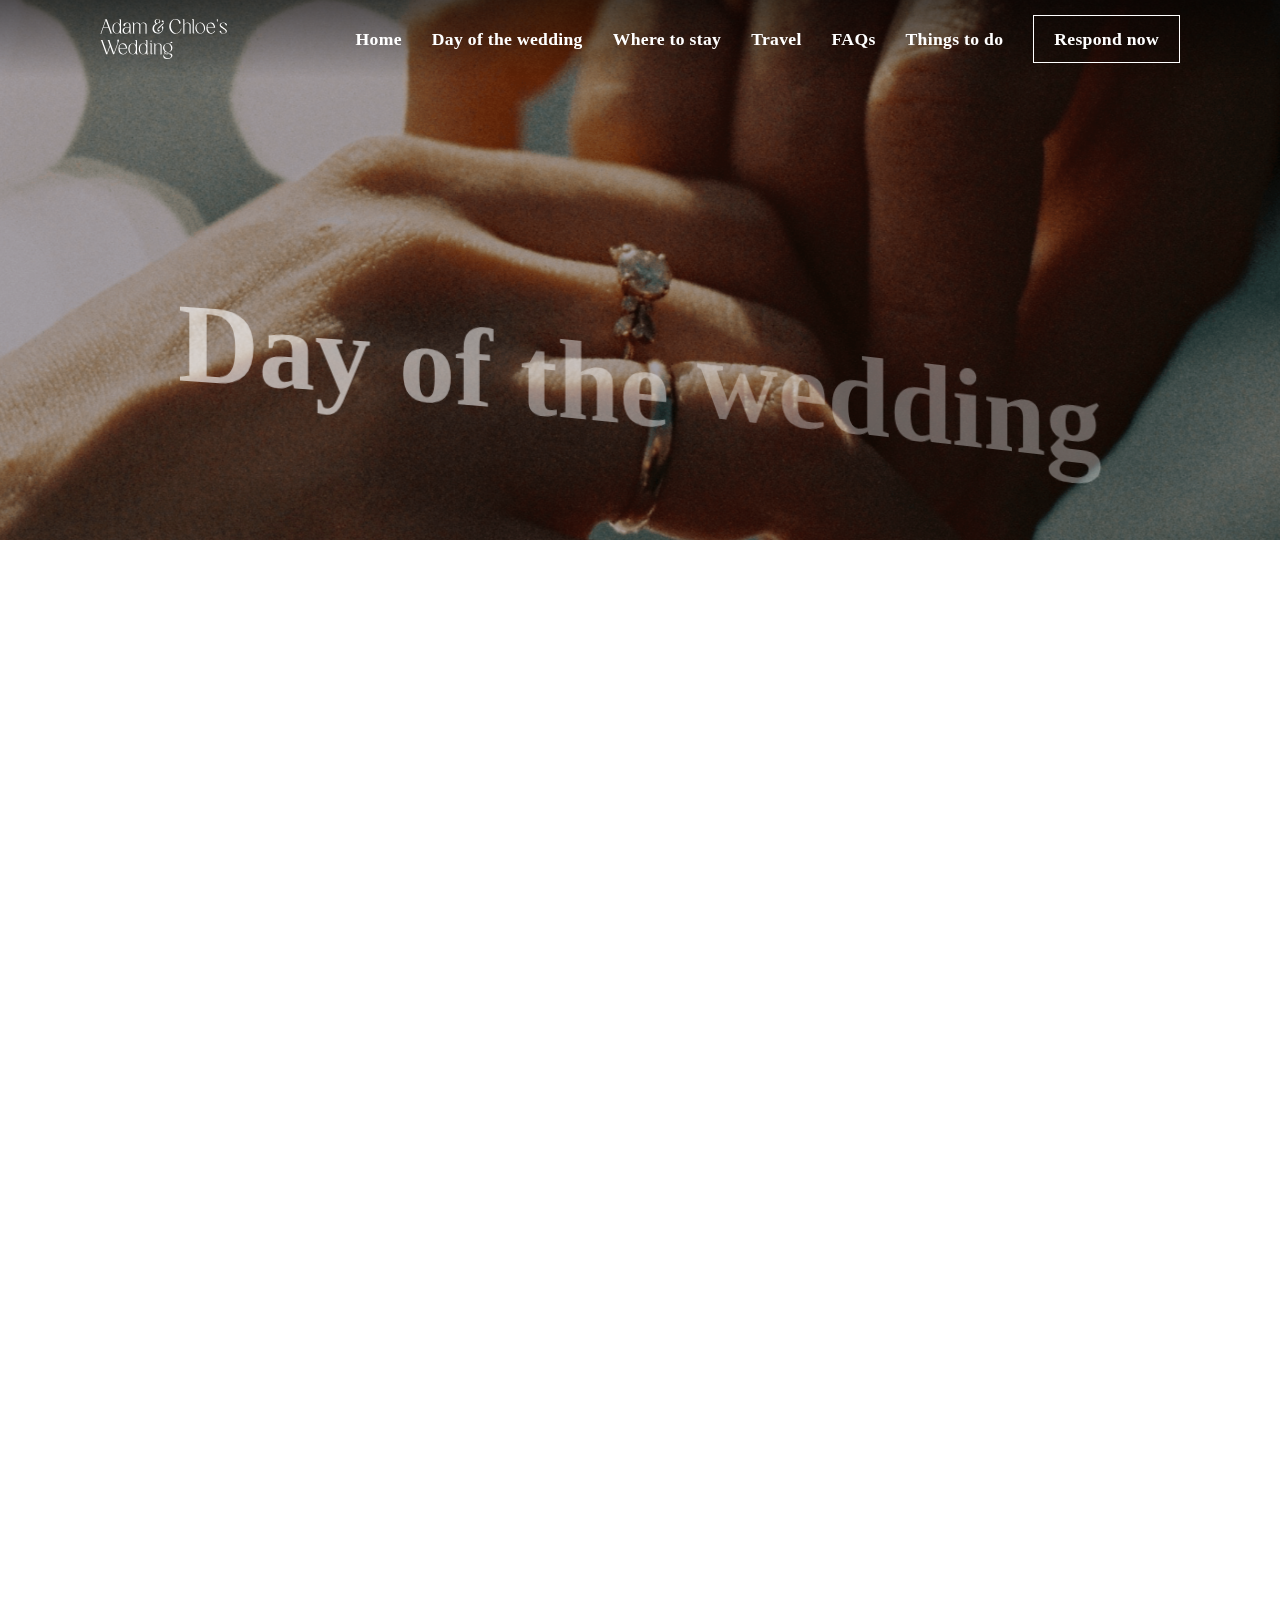
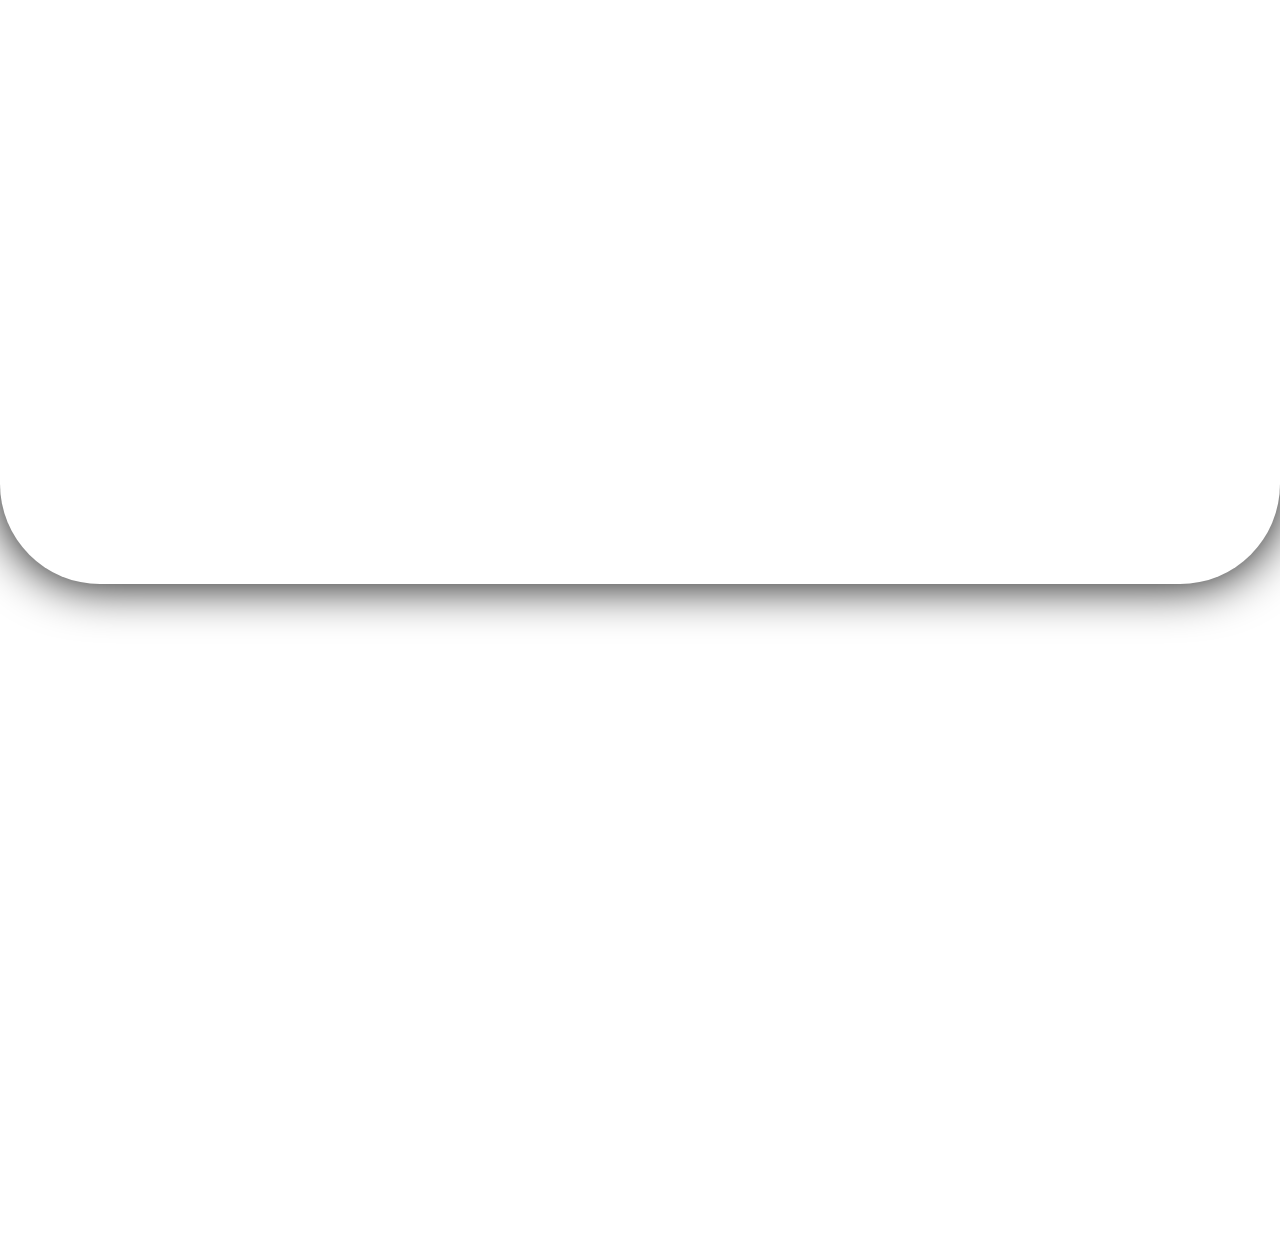
<file: DayOfTheWedding.html>
<!DOCTYPE html>
<html lang="en">
<head>
    <meta name="viewport" content="width=device-width, initial-scale=1">
    <meta charset="utf-8" />
    <title>Adam & Chloe's Wedding</title>
    <meta name="description" content="" />
    <meta name="keywords" content="" />
    <meta property="og:title" content="">

    <!-- Stylesheet -->
    <link href="../Styles/site.css" asp-append-version="true" rel="stylesheet" />

    <!-- Font -->
    <link rel="preconnect" href="https://fonts.googleapis.com">
    <link rel="preconnect" href="https://fonts.gstatic.com" crossorigin>
    <link rel="stylesheet" href="https://fonts.googleapis.com/css2?family=Material+Symbols+Sharp:opsz,wght,FILL,GRAD@48,300,0,0" />
    <link rel="stylesheet" href="https://use.fontawesome.com/releases/v5.1.0/css/all.css" integrity="sha384-lKuwvrZot6UHsBSfcMvOkWwlCMgc0TaWr+30HWe3a4ltaBwTZhyTEggF5tJv8tbt" crossorigin="anonymous">

</head>


<body>
   <!--navigation-->
   <nav class="nav">
        <div class="container">
            <div class="nav__inner">
                <div class="nav__inner__logo">
                    <a href="/">
                        <img src="../Content/Images/logo.svg" class="white" alt="logo" />
                        <img src="../Content/Images/logo-black.svg" class="black" alt="logo" />
                    </a>
                </div>
                <div class="nav__inner__links">
                    <ul>
                        <li><a href="/">Home</a></li>
                        <li><a href="/">Day of the wedding</a></li>
                        <li><a href="/">Where to stay</a></li>
                        <li><a href="/">Travel</a></li>
                        <li><a href="/">FAQs</a></li>
                        <li><a href="/">Things to do</a></li>
                        <li><a href="https://docs.google.com/forms/d/e/1FAIpQLSdkhHCX6ZHSHk2rM_fcrS-DM9V6pUZxZd1Qz-r5KDkV3Wz14A/viewform?usp=sf_link" target="_blank" class="btn"><span>Respond now</span></a></li>
                    </ul>
                    
                </div>
            </div>
        </div>
    </nav>

    <!--mobile nav-->
    <div class="mobile-nav">
        <div class="container">
            <div class="mobile-nav__inner">
                <div class="mobile-nav__inner__logo">
                    <a href="/">
                        <img src="../Content/Images/logo.svg" class="white" alt="logo" />
                        <img src="../Content/Images/logo-black.svg" class="black" alt="logo" />
                    </a>
                </div>
                <div class="mobile-nav__inner__actions">
                    <a href="https://docs.google.com/forms/d/e/1FAIpQLSdkhHCX6ZHSHk2rM_fcrS-DM9V6pUZxZd1Qz-r5KDkV3Wz14A/viewform?usp=sf_link" target="_blank" class="btn"><span>Respond now</span></a>
                    <button class="burger" id="navToggle"><span></span></button>     
                </div>
                <div class="mobile-nav__inner__links">
                    <ul>
                        <li><a href="/">Home</a></li>
                        <li><a href="/">Day of the wedding</a></li>
                        <li><a href="/">Where to stay</a></li>
                        <li><a href="/">Travel</a></li>
                        <li><a href="/">FAQs</a></li>
                        <li><a href="/">Things to do</a></li>
                    </ul>

                </div>
            </div>
        </div>
    </div>

    

    <!--main-->
    <main id="main">
        <!--*****************************************************************************-->
        <div class="content-banner">
            <div class="content-banner__bg">
                <img src="../Content/Images/Banners/Banner_hands.png" alt="wedding villa" /> 
            </div>
            <div class="content-banner__inner">
                <div class="container">
                    <hr class="banner-hr" />
                    <span class="h1 split-line serif-font " data-splitting>Day of the wedding</span>
                    <hr class="banner-hr" />
                </div>
            </div>
        </div>
        <!--*****************************************************************************-->
        <section id="" class="">
            <div class="container">
                <div class="agenda">
                    <ul>
                        <li data-animation-skewup>
                            <div class="agenda-item" >
                                <span class="dot"></span>
                                <span class="title h4">Day before the wedding</span>
                                <div class="body-text">
                                    <strong>Almas sunset bar @ 7:00pm</strong>
                                    <p>The day before the wedding we have made a reservation at the Sunset Bar Almas. It would be good for everyone who can to join us for a chilled drink and meet up with everyone an see the sunset views over the island</p>
                                </div>
                            </div>
                        </li>
                        <li data-animation-skewup>
                            <div class="agenda-item">
                                <span class="dot"></span>
                                <span class="title h4">The wedding day</span>
                                <div class="body-text">
                                    <strong>Cycladic gem luxury villa @ 4:00pM</strong>
                                    <p>Please arrive at the villa from 4:00pm but no later than 4:30pm. We will be providing transfers to the wedding which will pick up from the 3 main locations, Chora, Mylopotas and the Port.</p>
                                </div>
                            </div>
                        </li>
                        <li data-animation-skewup>
                            <div class="agenda-item">
                                <span class="dot"></span>
                                <span class="title h4">Day after the wedding</span>
                                <div class="body-text">
                                    <strong>harmony Mexican tapas and bar @ 4:00pM</strong>
                                    <p>We also have a reservation for food and drinks at a Mexican tapas place. You don't have to come but it has some of the best food on the island, happy hour drinks, rock jumps and the beach right next to it and live music/dj. Hopefully you can join us there if youre not too hungover</p>
                                </div>
                            </div>
                        </li>
                        <li data-animation-skewup>
                            <div class="agenda-item">
                                <span class="dot"></span>
                                <span class="title h4">Other days after the wedding</span>
                                <div class="body-text">
                                    <p>If you are staying for a few days after the wedding, we have a few things that we would like to do, and would love if other would join us in a big group in exploring beaches, going out for drinks and food in places we know you would love.</p>
                                </div>
                            </div>
                        </li>
                    </ul>
                </div>
            </div>
        </section>


    </main>

    <!--footer-->
    <footer class="footer">
        <div class="container medium">
            <div class="footer__inner">
                <div class="row" data-animation-skewup>
                    <span class="h5 split-on-scroll" data-splitting>Quick links</span>
                    <ul class="footer-anim">
                        <li><a href="">Home</a></li>
                        <li><a href="">FAQs</a></li>
                        <li><a href="">Travel</a></li>
                        <li><a href="">Wedding day</a></li>
                        <li><a href="">The venue</a></li>
                    </ul>
                </div>
                <div class="row" data-animation-skewup>
                    <span class="h5 split-on-scroll" data-splitting>Respond now</span>
                        <p>Please let us know as soon as possible if you will be attending or not</p>
                        <a href="" class="btn serif-font"><span>Respond now</span></a>
                </div>
                <div class="row">
                    <span class="h5 split-on-scroll" data-splitting>Wedding gifts</span>
                    <p>If you were thinking of giving a gift to help us on our way, a gift of cash towards our honeymoon would really make our day. If however it's a gift you find, please be assured we will not mind!</p>
                </div>
                
            </div>
        </div>
    </footer>

    <!--scripts-->
    <script src="../Scripts/Lib/jquery.min.js"></script>
    <script src="../Scripts/Lib/lenis.js"></script>
    <script src="../Scripts/Lib/splitting.js"></script>
    <script src="../Scripts/Lib/GSAP/gsap.min.js"></script>
    <script src="../Scripts/Lib/GSAP/ScrollTrigger.min.js"></script>
    <script src="../Scripts/App/nav.js"></script>
    <script src="../Scripts/App/main.js"></script>
    <script src="../Scripts/App/animations.js"></script>


</body>
</html>
</file>
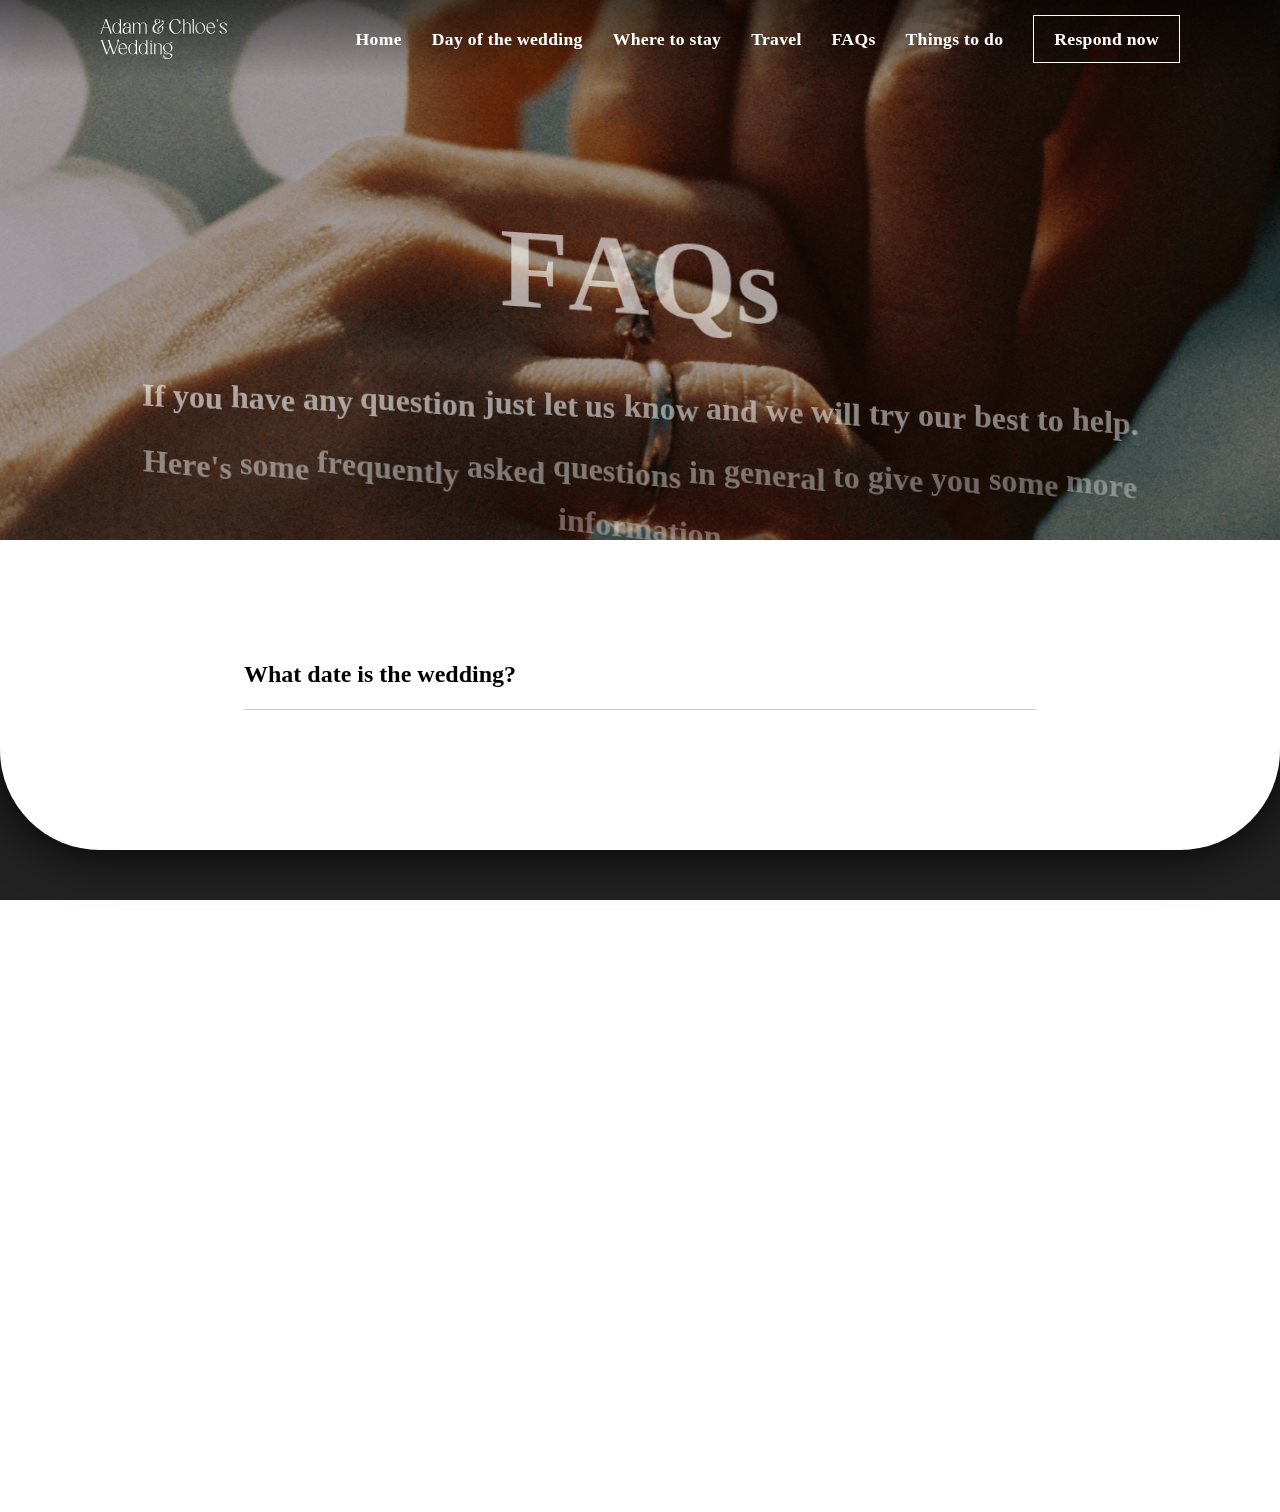
<file: Faqs.html>
<!DOCTYPE html>
<html lang="en">
<head>
    <meta name="viewport" content="width=device-width, initial-scale=1">
    <meta charset="utf-8" />
    <title>Adam & Chloe's Wedding</title>
    <meta name="description" content="" />
    <meta name="keywords" content="" />
    <meta property="og:title" content="">

    <!-- Stylesheet -->
    <link href="../Styles/site.css" asp-append-version="true" rel="stylesheet" />

    <!-- Font -->
    <link rel="preconnect" href="https://fonts.googleapis.com">
    <link rel="preconnect" href="https://fonts.gstatic.com" crossorigin>
    <link rel="stylesheet" href="https://fonts.googleapis.com/css2?family=Material+Symbols+Sharp:opsz,wght,FILL,GRAD@48,300,0,0" />
    <link rel="stylesheet" href="https://use.fontawesome.com/releases/v5.1.0/css/all.css" integrity="sha384-lKuwvrZot6UHsBSfcMvOkWwlCMgc0TaWr+30HWe3a4ltaBwTZhyTEggF5tJv8tbt" crossorigin="anonymous">
</head>


<body>
   <!--navigation-->
   <nav class="nav">
        <div class="container">
            <div class="nav__inner">
                <div class="nav__inner__logo">
                    <a href="/">
                        <img src="../Content/Images/logo.svg" class="white" alt="logo" />
                        <img src="../Content/Images/logo-black.svg" class="black" alt="logo" />
                    </a>
                </div>
                <div class="nav__inner__links">
                    <ul>
                        <li><a href="/">Home</a></li>
                        <li><a href="/">Day of the wedding</a></li>
                        <li><a href="/">Where to stay</a></li>
                        <li><a href="/">Travel</a></li>
                        <li><a href="/">FAQs</a></li>
                        <li><a href="/">Things to do</a></li>
                        <li><a href="" class="btn"><span>Respond now</span></a></li>
                    </ul>
                    
                </div>
            </div>
        </div>
    </nav>

    <!--mobile nav-->
    <div class="mobile-nav">
        <div class="container">
            <div class="mobile-nav__inner">
                <div class="mobile-nav__inner__logo">
                    <a href="/">
                        <img src="../Content/Images/logo.svg" class="white" alt="logo" />
                        <img src="../Content/Images/logo-black.svg" class="black" alt="logo" />
                    </a>
                </div>
                <div class="mobile-nav__inner__actions">
                    <a href="" class="btn"><span>Respond now</span></a>
                    <button class="burger" id="navToggle"><span></span></button>     
                </div>
                <div class="mobile-nav__inner__links">
                    <ul>
                        <li><a href="/">Home</a></li>
                        <li><a href="/">Day of the wedding</a></li>
                        <li><a href="/">Where to stay</a></li>
                        <li><a href="/">Travel</a></li>
                        <li><a href="/">FAQs</a></li>
                        <li><a href="/">Things to do</a></li>
                    </ul>

                </div>
            </div>
        </div>
    </div>

    

    <!--main-->
    <main id="main">
        <!--*****************************************************************************-->
        <div class="content-banner">
            <div class="content-banner__bg">
                <img src="../Content/Images/Banners/Banner_hands.png" alt="wedding villa" /> 
            </div>
            <div class="content-banner__inner">
                <div class="container">
                    <hr class="banner-hr" />
                    <span class="h1 split-line serif-font " data-splitting>FAQs</span>
                    <hr class="banner-hr" />
                    <spn class="h4 split-line serif-font" data-splitting>If you have any question just let us know and we will try our best to help. Here's some frequently asked questions in general to give you some more information</p>
                </div>
            </div>
        </div>
        <!--*****************************************************************************-->
        <section id="" class="">
            <div class="container medium">
                <ul class="accordion">
                    <li class="accordion-block">
                        <button class="accordion-block__head">
                            <span class="h5 title">What date is the wedding?</span>
                            <i class="fas fa-chevron-up"></i>
                        </button>
                        <div class="accordion-block__body" style="display: none;">
                            <div class="accordion-block__body__media">
                                <div class="rte">
                                    <p>The wedding is on June 1st 2024</p>
                                </div>
                            </div>
                        </div>
                    </li>
                </ul>
            </div>
        </section>


    </main>

    <!--footer-->
    <footer class="footer">
        <div class="container medium">
            <div class="footer__inner">
                <div class="row" data-animation-skewup>
                    <span class="h5 split-on-scroll" data-splitting>Quick links</span>
                    <ul class="footer-anim">
                        <li><a href="">Home</a></li>
                        <li><a href="">FAQs</a></li>
                        <li><a href="">Travel</a></li>
                        <li><a href="">Wedding day</a></li>
                        <li><a href="">The venue</a></li>
                    </ul>
                </div>
                <div class="row" data-animation-skewup>
                    <span class="h5 split-on-scroll" data-splitting>Respond now</span>
                        <p>Please let us know as soon as possible if you will be attending or not</p>
                        <a href="" class="btn serif-font"><span>Respond now</span></a>
                </div>
                <div class="row">
                    <span class="h5 split-on-scroll" data-splitting>Wedding gifts</span>
                    <p>If you were thinking of giving a gift to help us on our way, a gift of cash towards our honeymoon would really make our day. If however it's a gift you find, please be assured we will not mind!</p>
                </div>
                
            </div>
        </div>
    </footer>

    <!--scripts-->
    <script src="../Scripts/Lib/jquery.min.js"></script>
    <script src="../Scripts/Lib/lenis.js"></script>
    <script src="../Scripts/Lib/splitting.js"></script>
    <script src="../Scripts/Lib/GSAP/gsap.min.js"></script>
    <script src="../Scripts/Lib/GSAP/ScrollTrigger.min.js"></script>
    <script src="../Scripts/App/nav.js"></script>
    <script src="../Scripts/App/main.js"></script>
    <script src="../Scripts/App/animations.js"></script>


</body>
</html>
</file>
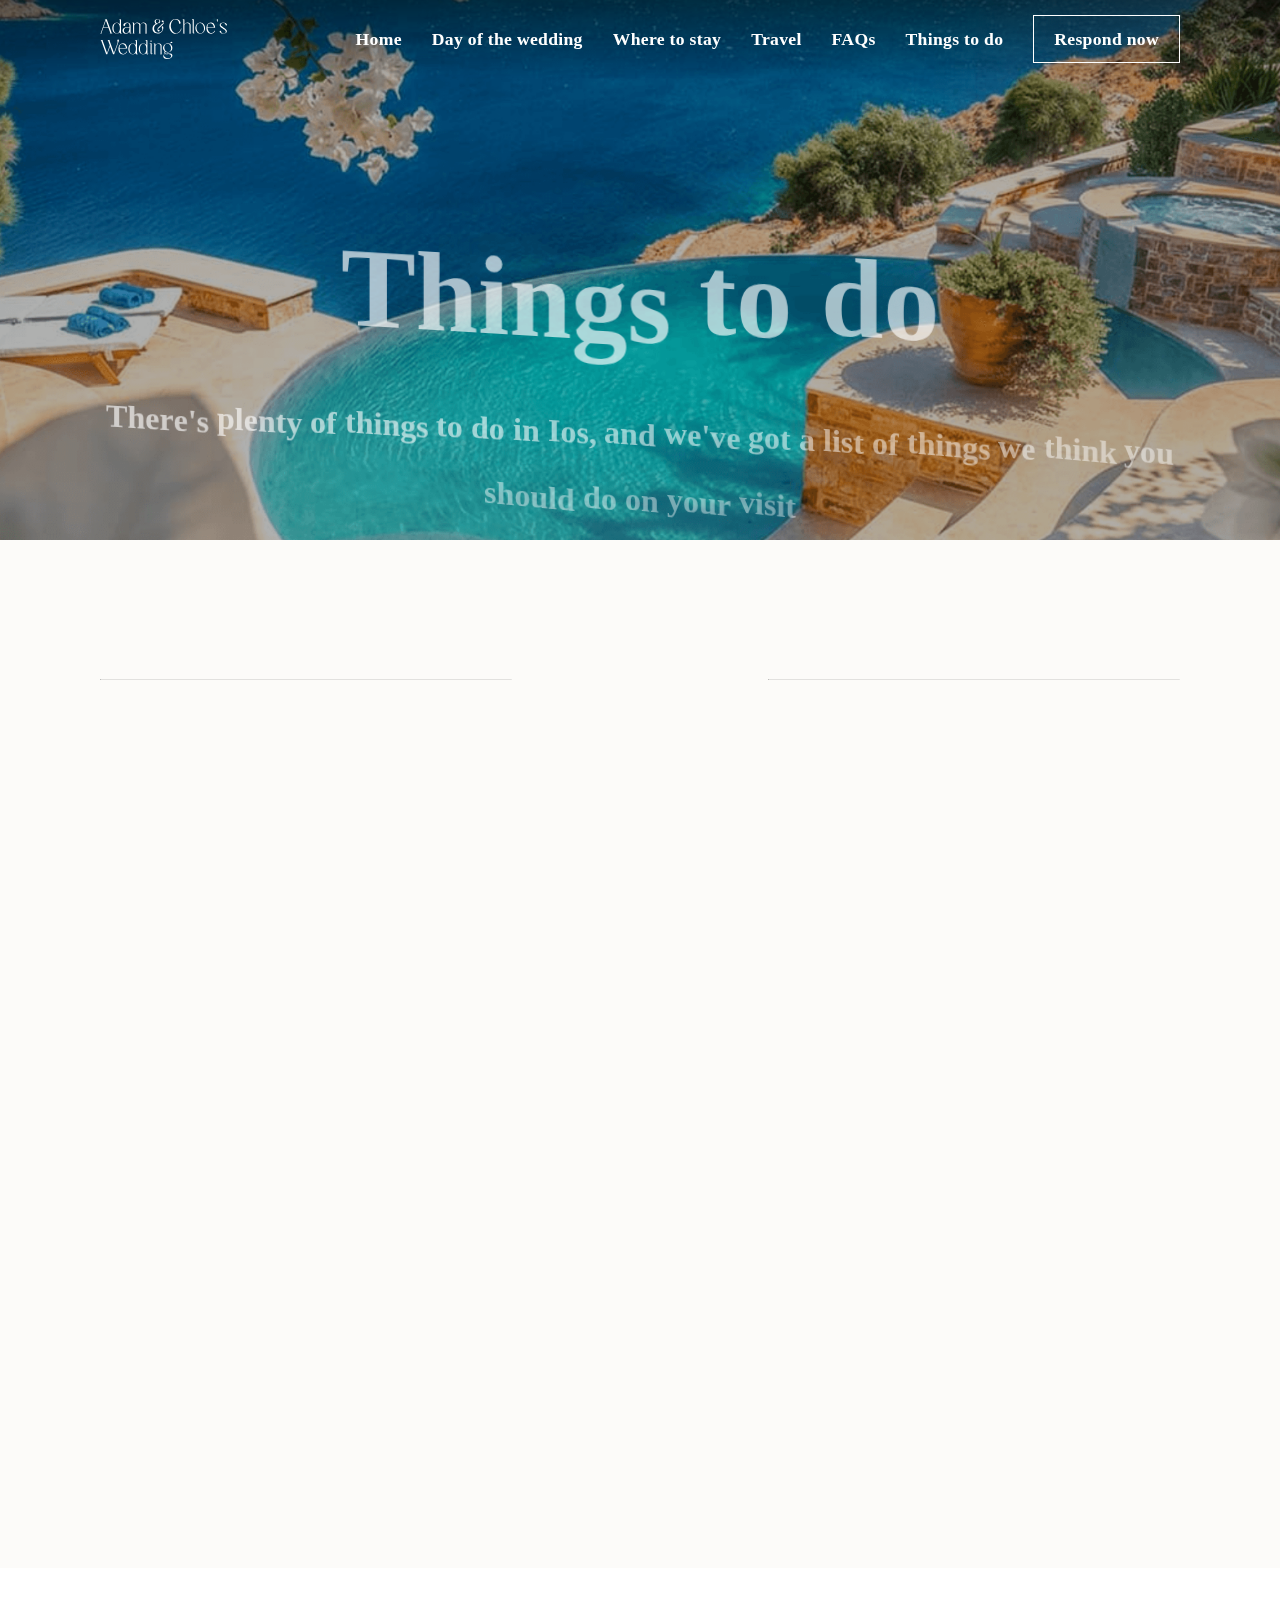
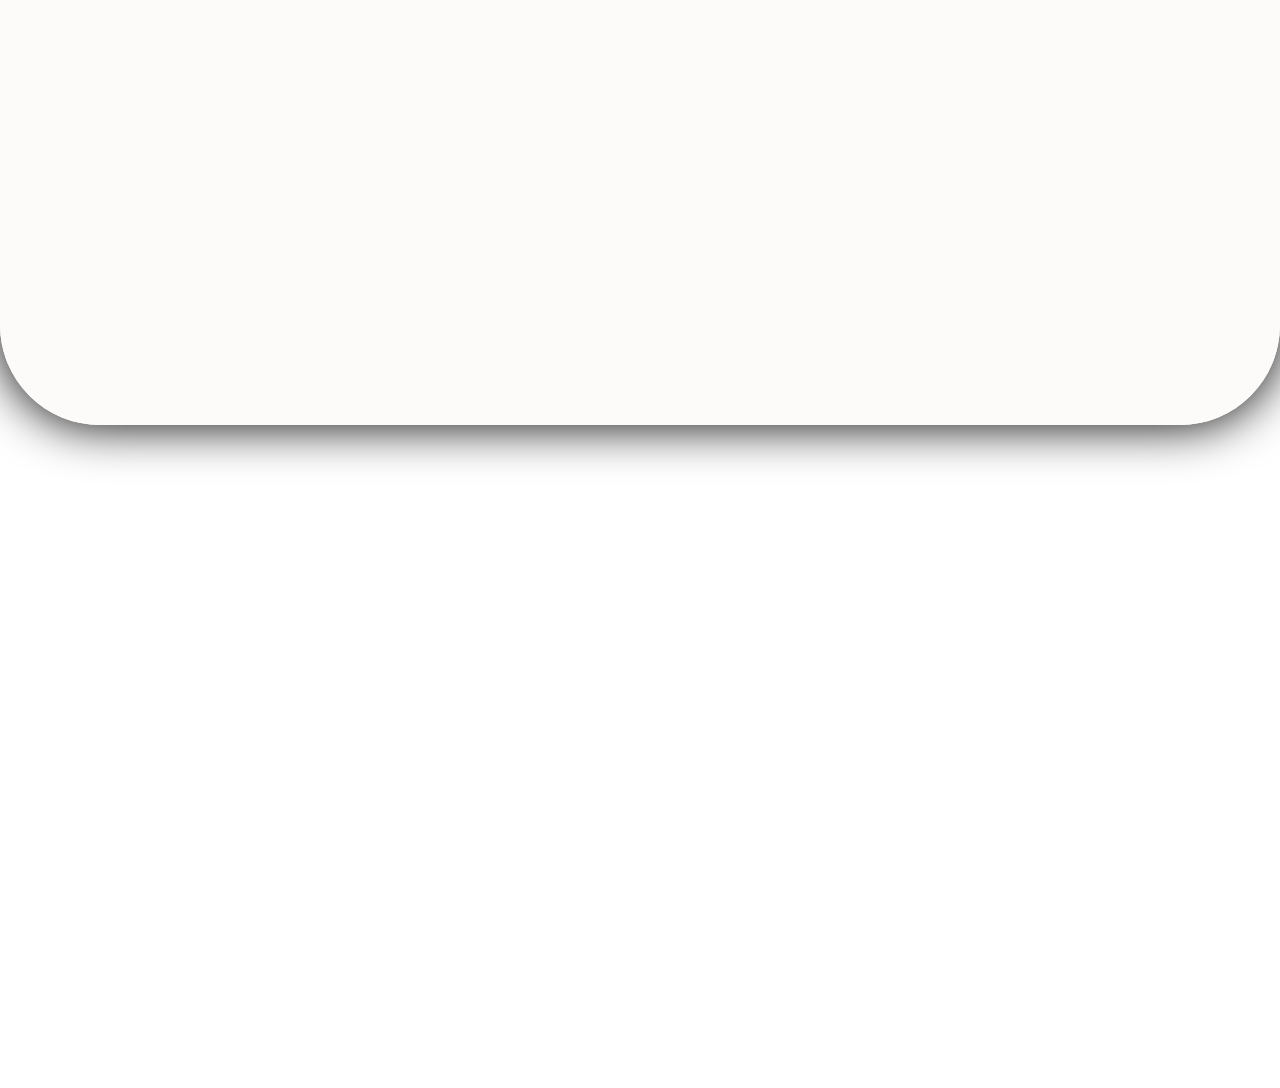
<file: ThingsToDo.html>
<!DOCTYPE html>
<html lang="en">
<head>
    <meta name="viewport" content="width=device-width, initial-scale=1">
    <meta charset="utf-8" />
    <title>Adam & Chloe's Wedding</title>
    <meta name="description" content="" />
    <meta name="keywords" content="" />
    <meta property="og:title" content="">

    <!-- Stylesheet -->
    <link href="../Styles/site.css" asp-append-version="true" rel="stylesheet" />

    <!-- Font -->
    <link rel="preconnect" href="https://fonts.googleapis.com">
    <link rel="preconnect" href="https://fonts.gstatic.com" crossorigin>
    <link rel="stylesheet" href="https://fonts.googleapis.com/css2?family=Material+Symbols+Sharp:opsz,wght,FILL,GRAD@48,300,0,0" />
    <link rel="stylesheet" href="https://use.fontawesome.com/releases/v5.1.0/css/all.css" integrity="sha384-lKuwvrZot6UHsBSfcMvOkWwlCMgc0TaWr+30HWe3a4ltaBwTZhyTEggF5tJv8tbt" crossorigin="anonymous">

</head>


<body>
   <!--navigation-->
   <nav class="nav">
        <div class="container">
            <div class="nav__inner">
                <div class="nav__inner__logo">
                    <a href="/">
                        <img src="../Content/Images/logo.svg" class="white" alt="logo" />
                        <img src="../Content/Images/logo-black.svg" class="black" alt="logo" />
                    </a>
                </div>
                <div class="nav__inner__links">
                    <ul>
                        <li><a href="/">Home</a></li>
                        <li><a href="/">Day of the wedding</a></li>
                        <li><a href="/">Where to stay</a></li>
                        <li><a href="/">Travel</a></li>
                        <li><a href="/">FAQs</a></li>
                        <li><a href="/">Things to do</a></li>
                        <li><a href="https://docs.google.com/forms/d/e/1FAIpQLSdkhHCX6ZHSHk2rM_fcrS-DM9V6pUZxZd1Qz-r5KDkV3Wz14A/viewform?usp=sf_link" target="_blank" class="btn"><span>Respond now</span></a></li>
                    </ul>
                    
                </div>
            </div>
        </div>
    </nav>

    <!--mobile nav-->
    <div class="mobile-nav">
        <div class="container">
            <div class="mobile-nav__inner">
                <div class="mobile-nav__inner__logo">
                    <a href="/">
                        <img src="../Content/Images/logo.svg" class="white" alt="logo" />
                        <img src="../Content/Images/logo-black.svg" class="black" alt="logo" />
                    </a>
                </div>
                <div class="mobile-nav__inner__actions">
                    <a href="https://docs.google.com/forms/d/e/1FAIpQLSdkhHCX6ZHSHk2rM_fcrS-DM9V6pUZxZd1Qz-r5KDkV3Wz14A/viewform?usp=sf_link" target="_blank" class="btn"><span>Respond now</span></a>
                    <button class="burger" id="navToggle"><span></span></button>     
                </div>
                <div class="mobile-nav__inner__links">
                    <ul>
                        <li><a href="/">Home</a></li>
                        <li><a href="/">Day of the wedding</a></li>
                        <li><a href="/">Where to stay</a></li>
                        <li><a href="/">Travel</a></li>
                        <li><a href="/">FAQs</a></li>
                        <li><a href="/">Things to do</a></li>
                    </ul>

                </div>
            </div>
        </div>
    </div>

    <!--main-->
    <main id="main">
        <!--*****************************************************************************-->
        <div class="content-banner">
            <div class="content-banner__bg">
                <img src="../Content/Images/Banners/Banner_villa.png" alt="wedding villa" /> 
            </div>
            <div class="content-banner__inner">
                <div class="container">
                    <hr class="banner-hr" />
                    <span class="h1 split-line serif-font " data-splitting>Things to do</span>
                    <hr class="banner-hr" />
                    <span class="h4 split-line serif-font" data-splitting="">There's plenty of things to do in Ios, and we've got a  list of things we think you should do on your visit</span>
                </div>
            </div>
        </div>
        <!--*****************************************************************************-->
        <section id="" class="bg-cream-light">
            <div class="container">
                <div class="sub-section-header">
                    <hr>
                    <h2 class="h4 split-on-scroll" data-splitting data-animation-skewup>Hidden beaches</h2>
                    <hr />
                </div>
                <ul class="things-to-do">
                    <li class="tdo-item">
                        <div class="tdo-item__img" data-animation-skewup>
                            <div class="img-wrapper">
                                <img src="../Content/Images/Things to do/Flatrock.png" alt="background image" class="img-small" />
                            </div>
                        </div>
                        <div class="tdo-item__content" data-animation-skewup>
                            <span class="h2 title">Flat rock</span>
                            <hr />
                            <div class="body">
                                Flat rock is a hidden rocky cover with a huge flat rock. We plan to go there as a big group of everyone who is invited to the wedding on one of the days in the week. It would be good if you could join us. Lorem ipsum dolor sit amet, consectetur adipiscing elit, sed do eiusmod tempor incididunt ut labore et dolore magna aliqua. Ut enim ad minim veniam, quis nostrud exercitation ullamco laboris nisi ut aliquip ex ea commodo consequat. 
                            </div>
                        </div>
                    </li>
                    <li class="tdo-item">
                        <div class="tdo-item__img" data-animation-skewup>
                            <div class="img-wrapper">
                                <img src="../Content/Images/Things to do/Neverbay.png" alt="background image" class="img-small" />
                            </div>
                        </div>
                        <div class="tdo-item__content" data-animation-skewup>
                            <span class="h2 title">Never bay</span>
                            <hr />
                            <div class="body">
Never bay is a hidden rocky cove on the other side of the Island. Again we plan to do a day trip here and it would be good if everyone would join together to do it on the same day with us. Its about a 20 minute hike over some rocky cliffs but its worth it when you get there. Theres flat rocky areas to sit and some rock jumps. 
The only way to get to the far side of the island is by hiring a car, quad or mo-ped, so bare that in mind and its about a 30 minute drive. At the start of the hike theres a restaurant, beach and shop for anything you may need.
                            </div>
                        </div>
                    </li>
                </ul>
            </div>
        </section>

        <!--*****************************************************************************-->
        <section id="" class="bg-white">
            <div class="container">
                <div class="sub-section-header">
                    <hr>
                    <h2 class="h4 split-on-scroll" data-splitting data-animation-skewup>Bars/Clubs</h2>
                    <hr />
                </div>
                <ul class="things-to-do">
                    <li class="tdo-item">
                        <div class="tdo-item__img" data-animation-skewup>
                            <div class="img-wrapper">
                                <img src="../Content/Images/Things to do/Pathos.png" alt="background image" class="img-small" />
                            </div>
                        </div>
                        <div class="tdo-item__content" data-animation-skewup>
                            <span class="h2 title">Pathos Club and Restaurant</span>
                            <hr />
                            <div class="body">
                                Pathos is a club, bar, and restaurant located on the island of Ios. It is a venue where guests can enjoy refreshing cocktails, great music by various DJs, and various gastronomic suggestions at the restaurant. Moreover, Pathos often hosts important events, such as wedding parties and celebrations.                         
                            </div>
                        </div>
                    </li>
                    <li class="tdo-item">
                        <div class="tdo-item__img" data-animation-skewup>
                            <div class="img-wrapper">
                                <img src="../Content/Images/Things to do/Pathos.png" alt="background image" class="img-small" />
                            </div>
                        </div>
                        <div class="tdo-item__content" data-animation-skewup>
                            <span class="h2 title">Scorpion</span>
                            <hr />
                            <div class="body">
                                Scorpion is the after-club of Ios perched on a cliff just outside the main town. The bar is housed in a round cave-like building, rather small but very special. The bar plays the latest dance hits from hip-hop as well as progressive music. Try the Scorpio Sting cocktail which is strong as a real ...
                            </div>
                        </div>
                    </li>
                </ul>
            </div>
        </section>

        <!--*****************************************************************************-->
        <section id="" class="bg-cream-light">
            <div class="container">
                <div class="sub-section-header">
                    <hr>
                    <h2 class="h4 split-on-scroll" data-splitting data-animation-skewup>Restaurants/food</h2>
                    <hr />
                </div>
                <ul class="things-to-do">
                    <li class="tdo-item">
                        <div class="tdo-item__img" data-animation-skewup>
                            <div class="img-wrapper">
                                <img src="../Content/Images/Things to do/Harmony.png" alt="background image" class="img-small" />
                            </div>
                        </div>
                        <div class="tdo-item__content" data-animation-skewup>
                            <span class="h2 title">Harmony</span>
                            <hr />
                            <div class="body">
                                Pathos is a club, bar, and restaurant located on the island of Ios. It is a venue where guests can enjoy refreshing cocktails, great music by various DJs, and various gastronomic suggestions at the restaurant. Moreover, Pathos often hosts important events, such as wedding parties and celebrations.          
                            </div>
                        </div>
                    </li>
                    <li class="tdo-item">
                        <div class="tdo-item__img" data-animation-skewup>
                            <div class="img-wrapper">
                                <img src="../Content/Images/Things to do/Neverbay.png" alt="background image" class="img-small" />
                            </div>
                        </div>
                        <div class="tdo-item__content" data-animation-skewup>
                            <span class="h2 title">Another place</span>
                            <hr />
                            <div class="body">
                                Harmony Mexican Bar & Restaurant in Ios, Greece is located in a hacienda-style house seemly carved out of the rock face with a breath-taking 300 degree view of Mylopotas beach and the Aegean Sea. People always ask, “What is it that makes Harmony so special?” Quite simply, it’s the people! Everyone who visits Harmony leaves a little bit of themselves behind. A bit of laughter, a bit of soul and a whole lot of fun.
                                Be prepared to call this place home.
                            </div>
                        </div>
                    </li>
                </ul>
            </div>
        </section>

    </main>

    <!--footer-->
    <footer class="footer">
        <div class="container medium">
            <div class="footer__inner">
                <div class="row" data-animation-skewup>
                    <span class="h5 split-on-scroll" data-splitting>Quick links</span>
                    <ul class="footer-anim">
                        <li><a href="">Home</a></li>
                        <li><a href="">FAQs</a></li>
                        <li><a href="">Travel</a></li>
                        <li><a href="">Wedding day</a></li>
                        <li><a href="">The venue</a></li>
                    </ul>
                </div>
                <div class="row" data-animation-skewup>
                    <span class="h5 split-on-scroll" data-splitting>Respond now</span>
                        <p>Please let us know as soon as possible if you will be attending or not</p>
                        <a href="" class="btn serif-font"><span>Respond now</span></a>
                </div>
                <div class="row">
                    <span class="h5 split-on-scroll" data-splitting>Wedding gifts</span>
                    <p>If you were thinking of giving a gift to help us on our way, a gift of cash towards our honeymoon would really make our day. If however it's a gift you find, please be assured we will not mind!</p>
                </div>
                
            </div>
        </div>
    </footer>

    <!--scripts-->
    <script src="../Scripts/Lib/jquery.min.js"></script>
    <script src="../Scripts/Lib/lenis.js"></script>
    <script src="../Scripts/Lib/splitting.js"></script>
    <script src="../Scripts/Lib/GSAP/gsap.min.js"></script>
    <script src="../Scripts/Lib/GSAP/ScrollTrigger.min.js"></script>
    <script src="../Scripts/App/nav.js"></script>
    <script src="../Scripts/App/main.js"></script>
    <script src="../Scripts/App/animations.js"></script>


</body>
</html>
</file>
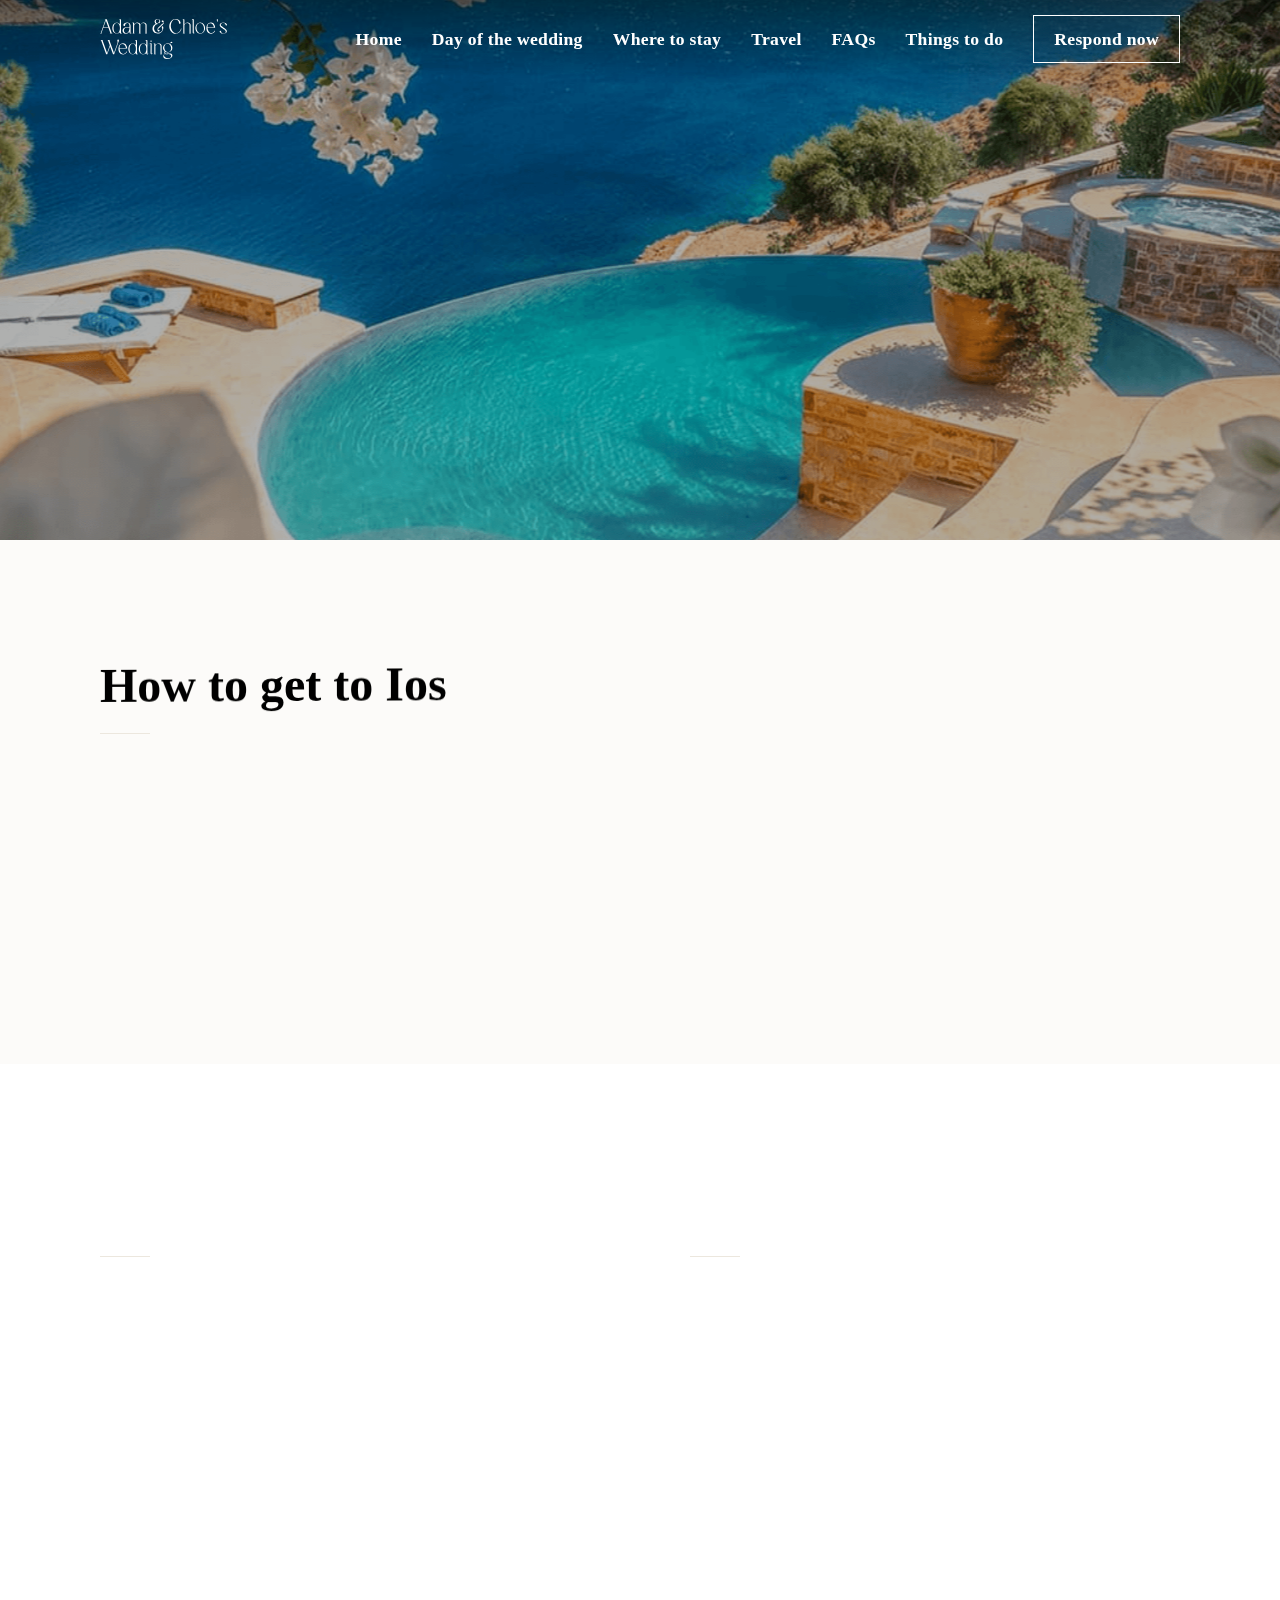
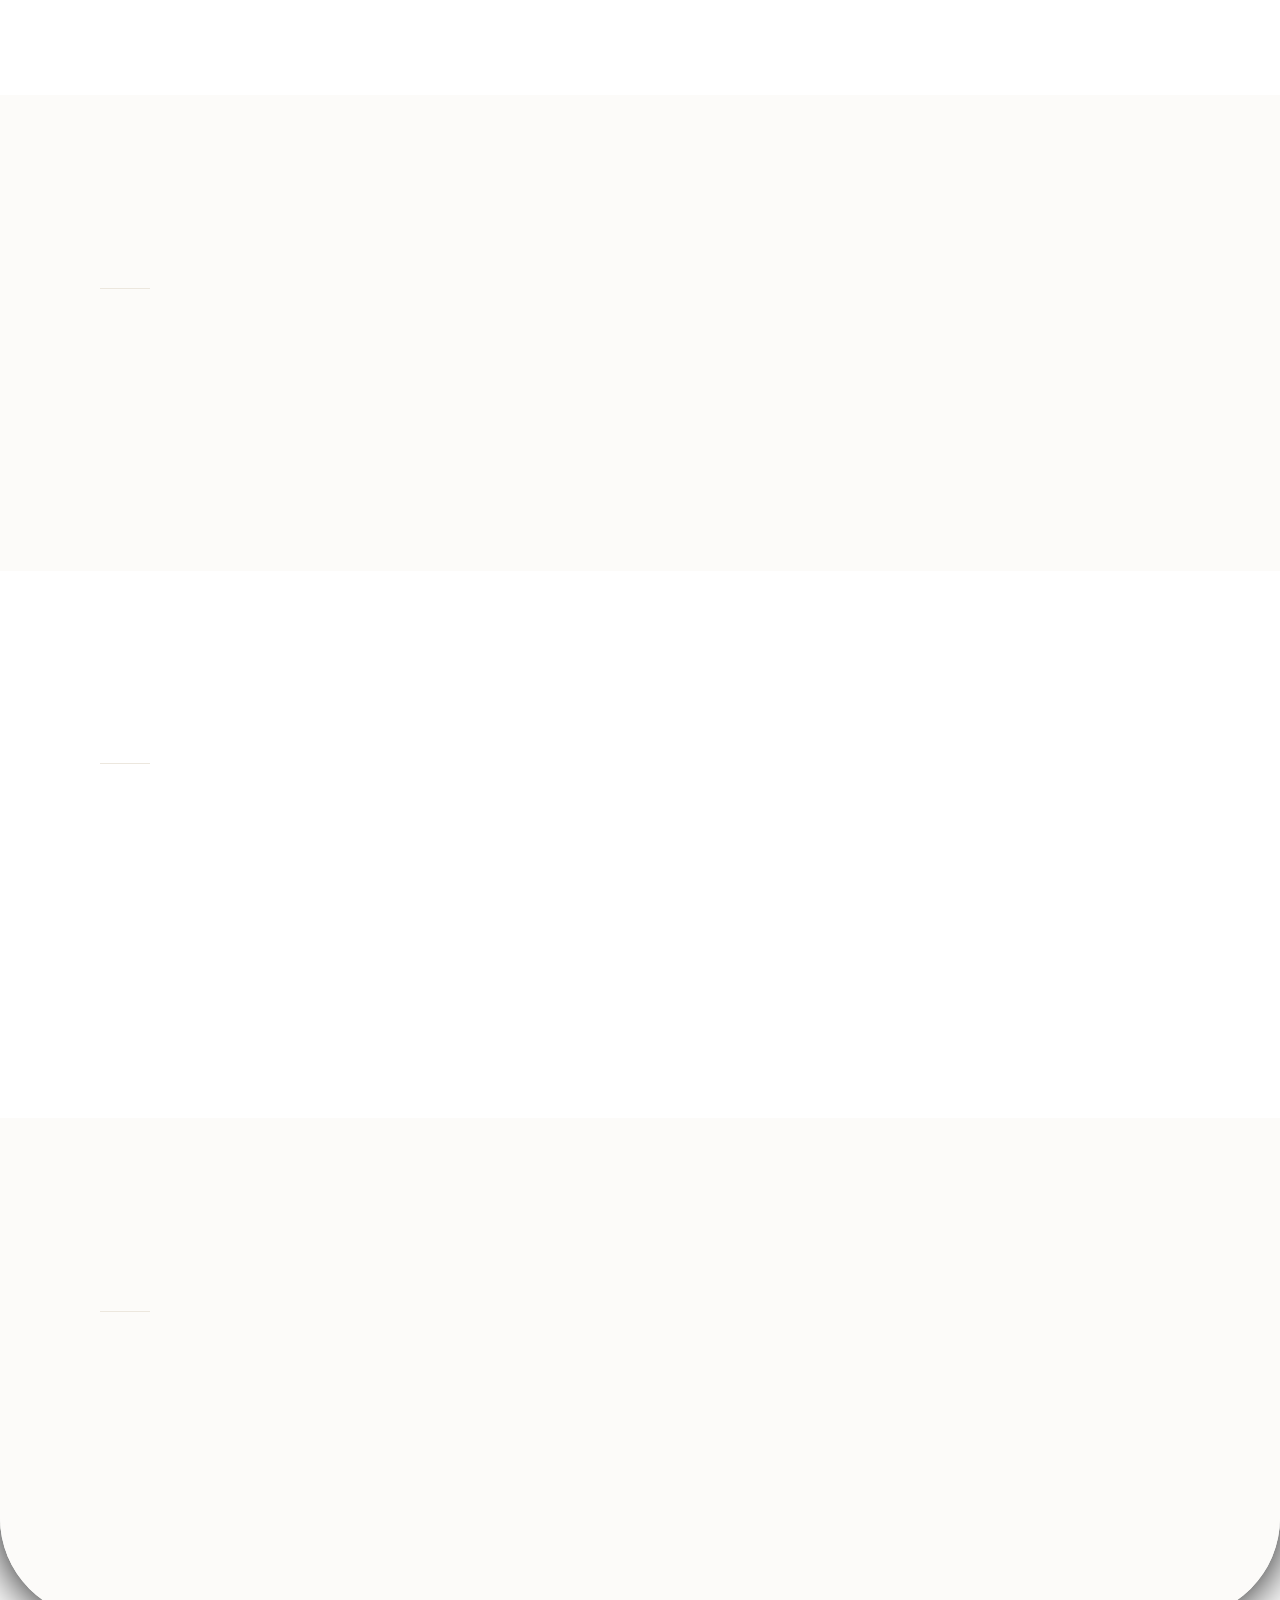
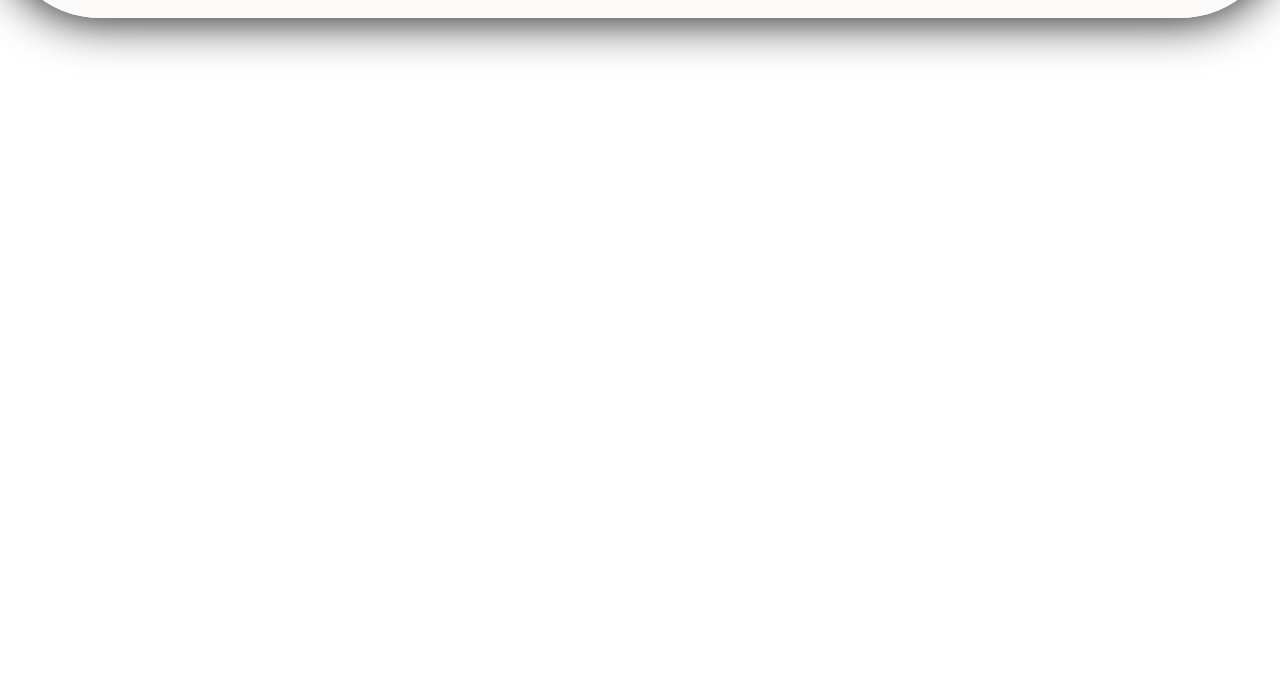
<file: Travel.html>
<!DOCTYPE html>
<html lang="en">
<head>
    <meta name="viewport" content="width=device-width, initial-scale=1">
    <meta charset="utf-8" />
    <title>Adam & Chloe's Wedding</title>
    <meta name="description" content="" />
    <meta name="keywords" content="" />
    <meta property="og:title" content="">

    <!-- Stylesheet -->
    <link href="../Styles/site.css" asp-append-version="true" rel="stylesheet" />

    <!-- Font -->
    <link rel="preconnect" href="https://fonts.googleapis.com">
    <link rel="preconnect" href="https://fonts.gstatic.com" crossorigin>
    <link rel="stylesheet" href="https://fonts.googleapis.com/css2?family=Material+Symbols+Sharp:opsz,wght,FILL,GRAD@48,300,0,0" />
    <link rel="stylesheet" href="https://use.fontawesome.com/releases/v5.1.0/css/all.css" integrity="sha384-lKuwvrZot6UHsBSfcMvOkWwlCMgc0TaWr+30HWe3a4ltaBwTZhyTEggF5tJv8tbt" crossorigin="anonymous">

</head>


<body>
   <!--navigation-->
   <nav class="nav">
        <div class="container">
            <div class="nav__inner">
                <div class="nav__inner__logo">
                    <a href="/">
                        <img src="../Content/Images/logo.svg" class="white" alt="logo" />
                        <img src="../Content/Images/logo-black.svg" class="black" alt="logo" />
                    </a>
                </div>
                <div class="nav__inner__links">
                    <ul>
                        <li><a href="/">Home</a></li>
                        <li><a href="/">Day of the wedding</a></li>
                        <li><a href="/">Where to stay</a></li>
                        <li><a href="/">Travel</a></li>
                        <li><a href="/">FAQs</a></li>
                        <li><a href="/">Things to do</a></li>
                        <li><a href="https://docs.google.com/forms/d/e/1FAIpQLSdkhHCX6ZHSHk2rM_fcrS-DM9V6pUZxZd1Qz-r5KDkV3Wz14A/viewform?usp=sf_link" target="_blank" class="btn"><span>Respond now</span></a></li>
                    </ul>
                    
                </div>
            </div>
        </div>
    </nav>

    <!--mobile nav-->
    <div class="mobile-nav">
        <div class="container">
            <div class="mobile-nav__inner">
                <div class="mobile-nav__inner__logo">
                    <a href="/">
                        <img src="../Content/Images/logo.svg" class="white" alt="logo" />
                        <img src="../Content/Images/logo-black.svg" class="black" alt="logo" />
                    </a>
                </div>
                <div class="mobile-nav__inner__actions">
                    <a href="https://docs.google.com/forms/d/e/1FAIpQLSdkhHCX6ZHSHk2rM_fcrS-DM9V6pUZxZd1Qz-r5KDkV3Wz14A/viewform?usp=sf_link" target="_blank" class="btn"><span>Respond now</span></a>
                    <button class="burger" id="navToggle"><span></span></button>     
                </div>
                <div class="mobile-nav__inner__links">
                    <ul>
                        <li><a href="/">Home</a></li>
                        <li><a href="/">Day of the wedding</a></li>
                        <li><a href="/">Where to stay</a></li>
                        <li><a href="/">Travel</a></li>
                        <li><a href="/">FAQs</a></li>
                        <li><a href="/">Things to do</a></li>
                    </ul>

                </div>
            </div>
        </div>
    </div>

    

    <!--main-->
    <main id="main">
        <!--*****************************************************************************-->
        <div class="content-banner">
            <div class="content-banner__bg">
                <img src="../Content/Images/Banners/Banner_villa.png" alt="wedding villa" /> 
            </div>
            <div class="content-banner__inner">
                <div class="container">
                    <hr class="banner-hr" />
                    <span class="h1 split-line serif-font " data-splitting>Travel</span>
                    <hr class="banner-hr" />
                </div>
            </div>
        </div>
        <!--*****************************************************************************-->
        <section id="" class="bg-cream-light">
            <div class="container">
                <div class="text-content">
                    <div class="section-header">
                        <h2 class="split-on-scroll" data-splitting data-animation-skewup>How to get to Ios</h2>
                        <hr />
                    </div>
                    <div class="text-content-body" data-splitting data-animation-skewup>
                        When travelling to Ios its important to know that there are no direct flights to the island as there is no airport. You need to fly to a neighbouring island and then get a ferry across. Note that ferries vary in price depending on the time of day you go, so try and plan you flights for the cheapest option if you can. 

                        You can fly from Bristol and most London airports and would need to fly to either Santorini or Mykynos before getting a ferry to Ios.

                        Please also note that flight for May 2024 aren't out yet, so we are basing all the information on this page from this years flights and ferries.

                        We would recommend buying flights when they are fully released and in the price range of £100 - £200 as the prices fluctuate a lot. Its not always best to buy the flights straight away so wait for them to hit the range above and book then.
                    </div>
                </div>
            </div>
        </section>
        <!--*****************************************************************************-->
        <section id="" class="">
            <div class="container">
                <div class="text-content">
                    
                    <div class="text-content__row">
                       <div class="col">
                            <div class="section-header">
                                <h2 class="split-on-scroll" data-splitting data-animation-skewup>Flying to Santorini</h2>
                                <hr />
                            </div>
                            <div class="text-content-body"  data-splitting data-animation-skewup>
                                <p>If you are flying to Santorini then there are flights from Bristol and London. </p>
                                <p>
                                    <strong>Flights from Bristol:</strong>
                                    <br />
                                    <span>Monday, Tuesday, Wednesday</span>
                                </p>
                                <p>
                                    <strong>Flights from London:</strong>
                                    <br />
                                    <span>Everyday</span>
                                </p>
                            </div>
                       </div>
                       <div class="col" >
                        <div class="section-header">
                            <h2 class="split-on-scroll" data-splitting data-animation-skewup>Flying to Mykonos</h2>
                            <hr />
                        </div>
                        <div class="text-content-body" data-splitting data-animation-skewup>
                            <p>If you are flying to Mykonos then there are flights from Bristol and London too. </p>
                            <p>
                                <strong>Flights from Bristol:</strong>
                                <br />
                                <span>Friday</span>
                            </p>
                            <p>
                                <strong>Flights from London:</strong>
                                <br />
                                <span>Everyday</span>
                            </p>
                        </div>
                       </div>
                    </div>
                    <div data-splitting data-animation-skewup>
                        <p>
                            You might also consider flying to Santorini on the way out and then flying from Mykonos on the way back.
                        </p>
                    </div>
                </div>
            </div>
        </section>
        <!--*****************************************************************************-->
        <section id="" class="bg-cream-light">
            <div class="container">
                <div class="text-content">
                    <div class="section-header">
                        <h2 class="split-on-scroll" data-splitting data-animation-skewup>When should we be in Ios?</h2>
                        <hr />
                    </div>
                    <div class="text-content-body" data-splitting data-animation-skewup>
                        We would advise you being in Ios from Wednesday - Wednesday (29th May - 5th June), as we have lots of things planned to do in a big group (only if you want to).

                        <strong>But as a bare minimum would advise people to be there from Thursday 30th - Monday 3rd , just incase the wedding is moved +/- 1 day in the unlikely event of bad weather.</strong>
                    </div>
                </div>
            </div>
        </section>
        <!--*****************************************************************************-->
        <section id="" class="">
            <div class="container">
                <div class="text-content">
                    <div class="section-header">
                        <h2 class="split-on-scroll" data-splitting data-animation-skewup>Transfers/Ferries</h2>
                        <hr />
                    </div>
                    <div class="text-content-body" data-splitting data-animation-skewup>
                        As mentioned before, the only way to get from Santorini and Mykonos to Ios is by ferry transfer. Please note that the ferry prices differ quite a lot depending on what time of day you go. For example early morning you can get a ferry for around 10 eruos per person, but for the rest of the day it would be 60 euros per person.

                        This is the link the where you book the ferries. Ferryscanner.com

                        If your flight arrives early and you ferry isn't for a few hours to Ios you can get a taxi/bus (bus is so much cheaper) into the town to kill some time and then get a taxi/bus to the port for when your ferry is due. (don't be late as they don't wait at all)

                        Or...

                        You could stay overnight in either Santorini or Mykonos and get and early ferry.

                        Or go straight to the Port from the airport, theres shops and cafes at the port if you want to wait there for your ferry

                    </div>
                </div>
            </div>
        </section>

        <!--*****************************************************************************-->
        <section id="" class="bg-cream-light">
            <div class="container">
                <div class="text-content">
                    <div class="section-header">
                        <h2 class="split-on-scroll" data-splitting data-animation-skewup>Transport on the island</h2>
                        <hr />
                    </div>
                    <div class="text-content-body" data-splitting data-animation-skewup>
                        Bus I your best friend. Taking the local shuttle buses is the cheapest and easiest way to get round ios, Santorini and mukynos. Its roundly 2 erous one way, so  just be careful of scammers in the port trying to make you pay 50 euros from the city to the port as it not the right bus you should be getting on.

                        In Ios there is a shuttle bus that runs every half hour or so to the 3 main areas. Also there is cars, buggies, quads and peds to hire if you'd prefer that. Just make sure you take your driving license and that the photo is in date.

                    </div>
                </div>
            </div>
        </section>

    </main>

    <!--footer-->
    <footer class="footer">
        <div class="container medium">
            <div class="footer__inner">
                <div class="row" data-animation-skewup>
                    <span class="h5 split-on-scroll" data-splitting>Quick links</span>
                    <ul class="footer-anim">
                        <li><a href="">Home</a></li>
                        <li><a href="">FAQs</a></li>
                        <li><a href="">Travel</a></li>
                        <li><a href="">Wedding day</a></li>
                        <li><a href="">The venue</a></li>
                    </ul>
                </div>
                <div class="row" data-animation-skewup>
                    <span class="h5 split-on-scroll" data-splitting>Respond now</span>
                        <p>Please let us know as soon as possible if you will be attending or not</p>
                        <a href="" class="btn serif-font"><span>Respond now</span></a>
                </div>
                <div class="row">
                    <span class="h5 split-on-scroll" data-splitting>Wedding gifts</span>
                    <p>If you were thinking of giving a gift to help us on our way, a gift of cash towards our honeymoon would really make our day. If however it's a gift you find, please be assured we will not mind!</p>
                </div>
                
            </div>
        </div>
    </footer>

    <!--scripts-->
    <script src="../Scripts/Lib/jquery.min.js"></script>
    <script src="../Scripts/Lib/lenis.js"></script>
    <script src="../Scripts/Lib/splitting.js"></script>
    <script src="../Scripts/Lib/GSAP/gsap.min.js"></script>
    <script src="../Scripts/Lib/GSAP/ScrollTrigger.min.js"></script>
    <script src="../Scripts/App/nav.js"></script>
    <script src="../Scripts/App/main.js"></script>
    <script src="../Scripts/App/animations.js"></script>


</body>
</html>
</file>
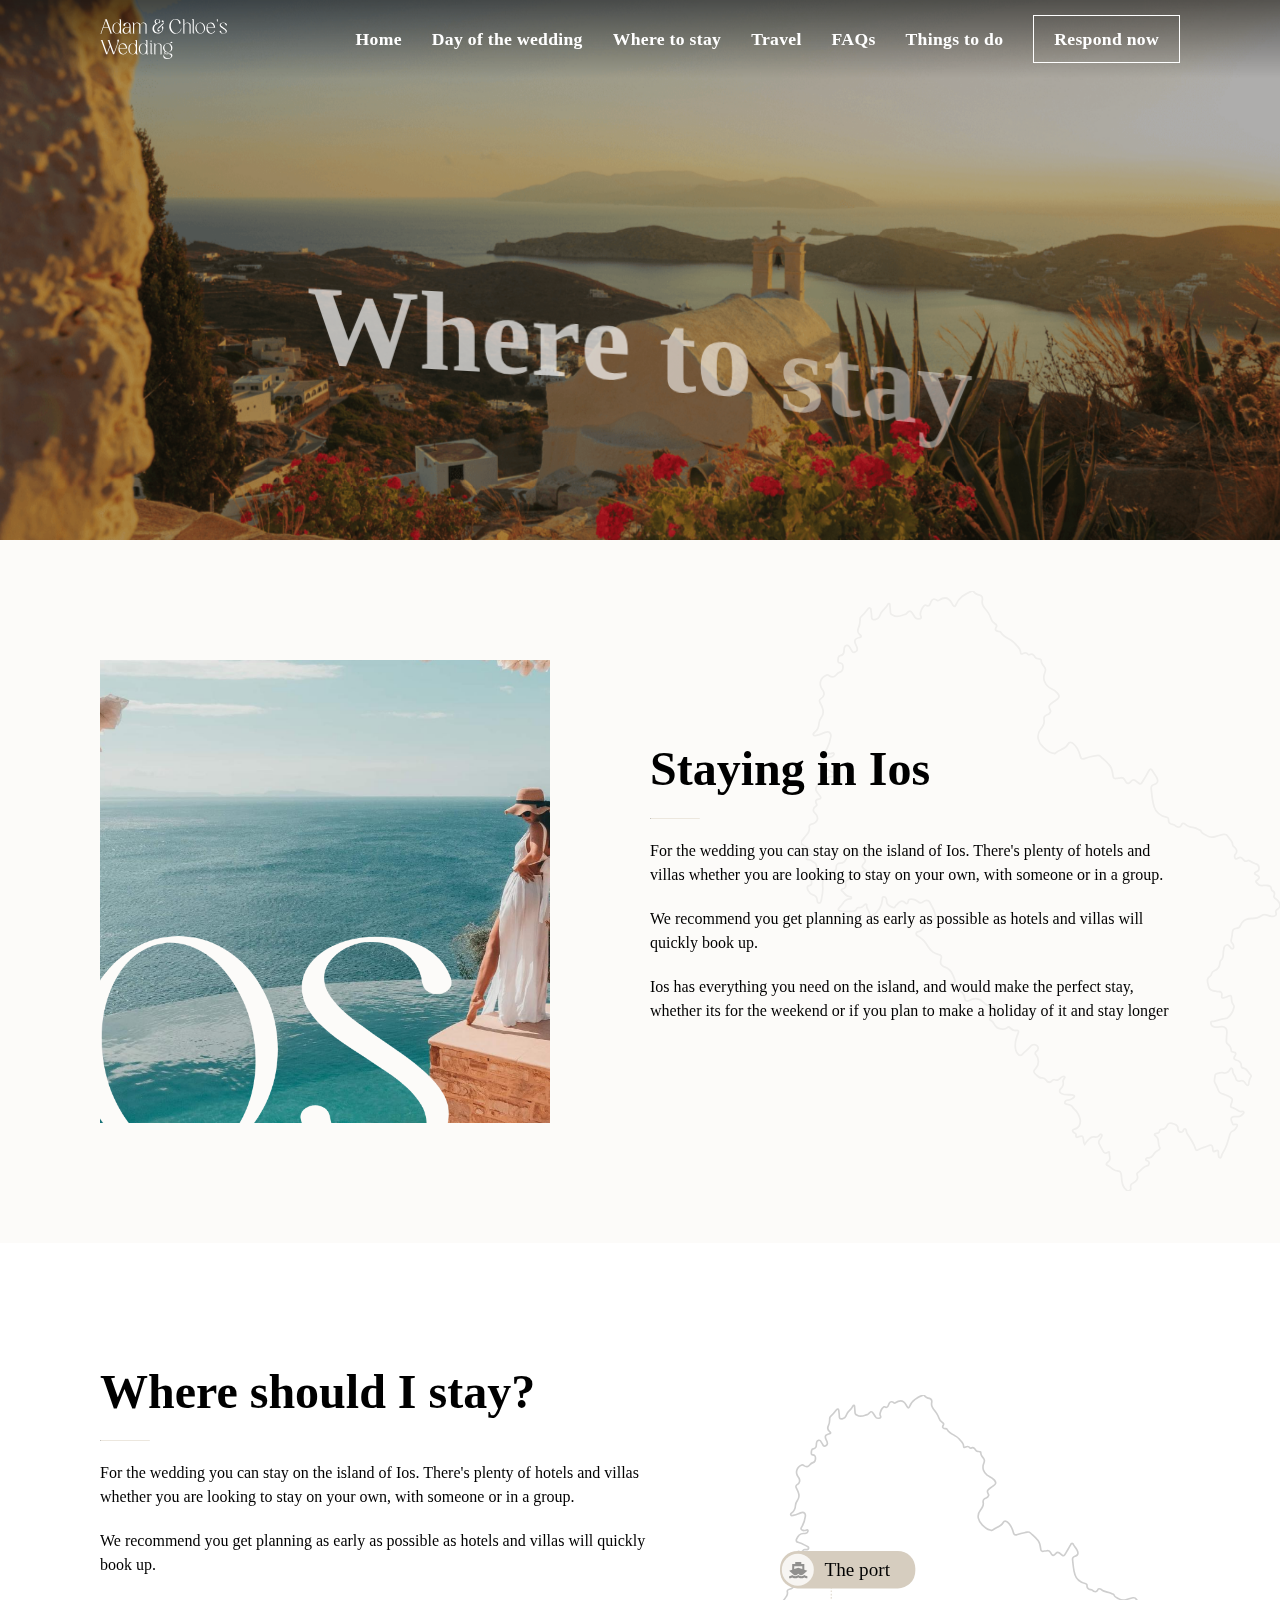
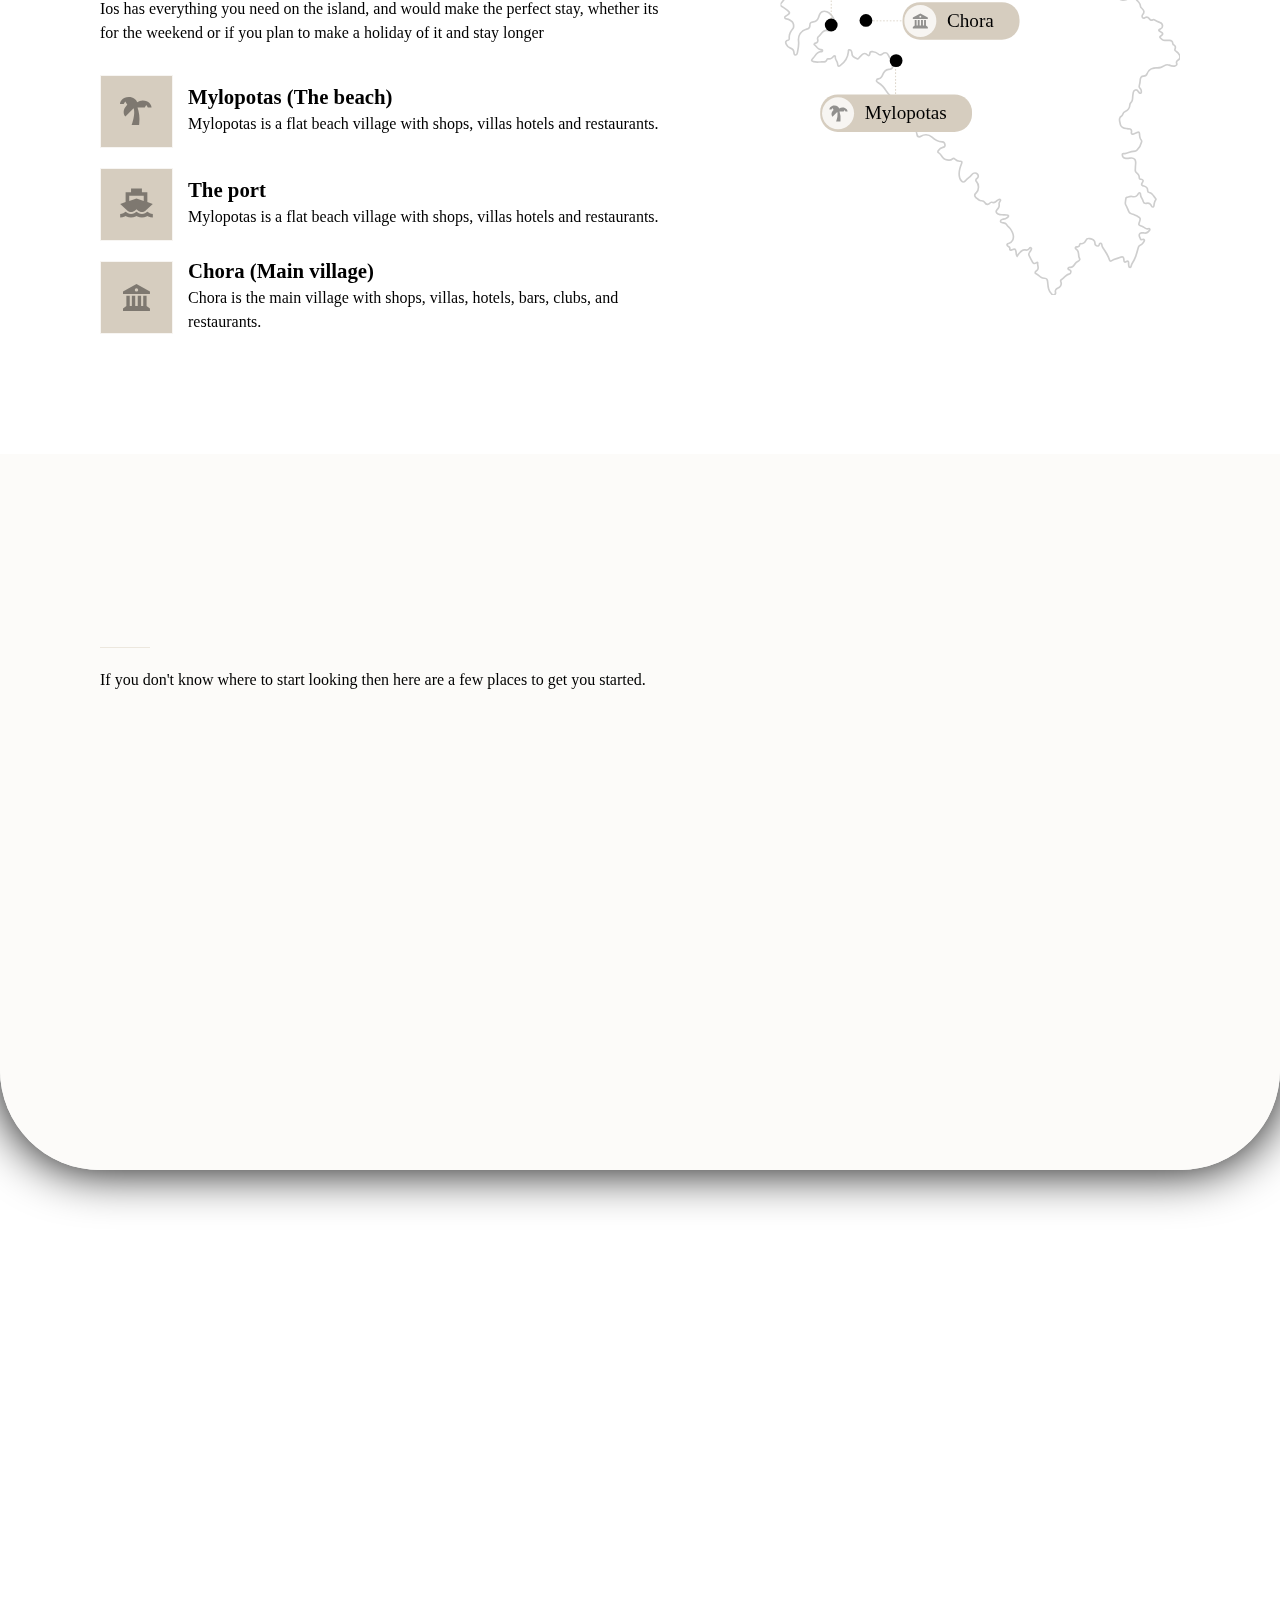
<file: Wheretostay.html>
<!DOCTYPE html>
<html lang="en">
<head>
    <meta name="viewport" content="width=device-width, initial-scale=1">
    <meta charset="utf-8" />
    <title>Adam & Chloe's Wedding</title>
    <meta name="description" content="" />
    <meta name="keywords" content="" />
    <meta property="og:title" content="">

    <!-- Stylesheet -->
    <link href="../Styles/site.css" asp-append-version="true" rel="stylesheet" />

    <!-- Font -->
    <link rel="preconnect" href="https://fonts.googleapis.com">
    <link rel="preconnect" href="https://fonts.gstatic.com" crossorigin>
    <link rel="stylesheet" href="https://fonts.googleapis.com/css2?family=Material+Symbols+Sharp:opsz,wght,FILL,GRAD@48,300,0,0" />
</head>


<body>
   <!--navigation-->
   <nav class="nav">
        <div class="container">
            <div class="nav__inner">
                <div class="nav__inner__logo">
                    <a href="/">
                        <img src="../Content/Images/logo.svg" class="white" alt="logo" />
                        <img src="../Content/Images/logo-black.svg" class="black" alt="logo" />
                    </a>
                </div>
                <div class="nav__inner__links">
                    <ul>
                        <li><a href="/">Home</a></li>
                        <li><a href="/">Day of the wedding</a></li>
                        <li><a href="/">Where to stay</a></li>
                        <li><a href="/">Travel</a></li>
                        <li><a href="/">FAQs</a></li>
                        <li><a href="/">Things to do</a></li>
                        <li><a href="https://docs.google.com/forms/d/e/1FAIpQLSdkhHCX6ZHSHk2rM_fcrS-DM9V6pUZxZd1Qz-r5KDkV3Wz14A/viewform?usp=sf_link" target="_blank" class="btn"><span>Respond now</span></a></li>
                    </ul>
                    
                </div>
            </div>
        </div>
    </nav>

    <!--mobile nav-->
    <div class="mobile-nav">
        <div class="container">
            <div class="mobile-nav__inner">
                <div class="mobile-nav__inner__logo">
                    <a href="/">
                        <img src="../Content/Images/logo.svg" class="white" alt="logo" />
                        <img src="../Content/Images/logo-black.svg" class="black" alt="logo" />
                    </a>
                </div>
                <div class="mobile-nav__inner__actions">
                    <a href="https://docs.google.com/forms/d/e/1FAIpQLSdkhHCX6ZHSHk2rM_fcrS-DM9V6pUZxZd1Qz-r5KDkV3Wz14A/viewform?usp=sf_link" target="_blank" class="btn"><span>Respond now</span></a>
                    <button class="burger" id="navToggle"><span></span></button>     
                </div>
                <div class="mobile-nav__inner__links">
                    <ul>
                        <li><a href="/">Home</a></li>
                        <li><a href="/">Day of the wedding</a></li>
                        <li><a href="/">Where to stay</a></li>
                        <li><a href="/">Travel</a></li>
                        <li><a href="/">FAQs</a></li>
                        <li><a href="/">Things to do</a></li>
                    </ul>

                </div>
            </div>
        </div>
    </div>

    

    <!--main-->
    <main id="main">
        <!--*****************************************************************************-->
        <div class="content-banner">
            <div class="content-banner__bg">
                <img src="../Content/Images/Banners/Banner_Iossunset.png" alt="wedding villa" /> 
            </div>
            <div class="content-banner__inner">
                <div class="container">
                    <hr class="banner-hr" />
                    <span class="h1 split-line serif-font " data-splitting>Where to stay</span>
                    <hr class="banner-hr" />
                </div>
            </div>
        </div>
        <!--*****************************************************************************-->
        <section id="" class="bg-cream-light">
            <div class="container">
                <div class="img-and-text">
                    <div class="img-and-text__img">
                        <div class="img-wrapper">
                            <img src="../Content/Images/Group 17.png" alt="background image" class="img-small" />
                        </div>
                    </div>

                    <div class="img-and-text__content">
                        <img src="../Content/Images/IslandBorder.svg" alt="background image" class="img-small" />
                        <span class="title h2">Staying in Ios</span>
                        <hr>
                        <div class="body">
                            <p>For the wedding you can stay on the island of Ios. There's plenty of hotels and villas whether you are looking to stay on your own, with someone or in a group.</p>
                            <p>We recommend you get planning as early as possible as hotels and villas will quickly book up.</p>
                            <p>Ios has everything you need on the island, and would make the perfect stay, whether its for the weekend or if you plan to make a holiday of it and stay longer</p>
                        </div>
                    </div>
                </div>
            </div>
        </section>
        
        <!--*****************************************************************************-->
        <section id="" class="">
            <div class="container">
                <div class="wts">
                    <div class="wts__content">
                        <span class="title h2">Where should I stay?</span>
                        <hr>
                        <div class="body">
                            <p>For the wedding you can stay on the island of Ios. There's plenty of hotels and villas whether you are looking to stay on your own, with someone or in a group.</p>
                            <p>We recommend you get planning as early as possible as hotels and villas will quickly book up.</p>
                            <p>Ios has everything you need on the island, and would make the perfect stay, whether its for the weekend or if you plan to make a holiday of it and stay longer</p>
                        </div>
                        <ul>
                            <li>
                                <img src="../Content/Images/Icon-beach.svg" alt="background image" class="img-small" />
                                <div class="text">
                                    <span class="serif-font h6">Mylopotas (The beach)</span>
                                    <p>Mylopotas is a flat beach village with shops, villas hotels and restaurants.</p>
                                </div>
                            </li>
                            <li>
                                <img src="../Content/Images/Icon-port.svg" alt="background image" class="img-small" />
                                <div class="text">
                                    <span class="serif-font h6">The port</span>
                                    <p>Mylopotas is a flat beach village with shops, villas hotels and restaurants.</p>
                                </div>
                            </li>
                            <li>
                                <img src="../Content/Images/Icon-village.svg" alt="background image" class="img-small" />
                                <div class="text">
                                    <span class="serif-font h6">Chora (Main village)</span>
                                    <p>Chora is the main village with shops, villas, hotels, bars, clubs, and restaurants.</p>
                                </div>
                            </li>
                        </ul>
                    </div>
                    <div class="wts__img">
                        <img src="../Content/Images/IslandOutline.svg" alt="background image" class="img-small" />
                    </div>
                </div>
            </div>
        </section>

        <section class="bg-cream-light">
            <div class="container">
                <div class="section-header">
                    <h2 class="split-on-scroll" data-splitting data-animation-skewup>Reccomendations</h2>
                    <hr />
                    <p>If you don't know where to start looking then here are a few places to get you started.</p>
                </div>
                <div class="recs">
                    <ul>
                        <li data-splitting data-animation-skewup>
                            <a href="">
                                <div class="rec-item">
                                    <div class="rec-item__img">
                                        <img src="../Content/Images/Group 17.png" alt="background image" class="img-small" />
                                    </div>
                                    <div class="rec-item__content">
                                        <span class="title">Item title</span>
                                        <div class="more">Mylopotas | Budget: high</div>
                                    </div>
                                </div>
                            </a>
                        </li>
                        <li data-splitting data-animation-skewup>
                            <a href="">
                                <div class="rec-item">
                                    <div class="rec-item__img">
                                        <img src="../Content/Images/Group 17.png" alt="background image" class="img-small" />
                                    </div>
                                    <div class="rec-item__content">
                                        <span class="title">Item title</span>
                                        <div class="more">Mylopotas | Budget: high</div>
                                    </div>
                                </div>
                            </a>
                        </li>
                        <li data-splitting data-animation-skewup> 
                            <a href="">
                                <div class="rec-item">
                                    <div class="rec-item__img">
                                        <img src="../Content/Images/Group 17.png" alt="background image" class="img-small" />
                                    </div>
                                    <div class="rec-item__content">
                                        <span class="title">Item title</span>
                                        <div class="more">Mylopotas | Budget: high</div>
                                    </div>
                                </div>
                            </a>
                        </li>
                    </ul>
                </div>
            </div>
        </section>

    </main>

    <!--footer-->
    <footer class="footer">
        <div class="container medium">
            <div class="footer__inner">
                <div class="row" data-animation-skewup>
                    <span class="h5 split-on-scroll" data-splitting>Quick links</span>
                    <ul class="footer-anim">
                        <li><a href="">Home</a></li>
                        <li><a href="">FAQs</a></li>
                        <li><a href="">Travel</a></li>
                        <li><a href="">Wedding day</a></li>
                        <li><a href="">The venue</a></li>
                    </ul>
                </div>
                <div class="row" data-animation-skewup>
                    <span class="h5 split-on-scroll" data-splitting>Respond now</span>
                        <p>Please let us know as soon as possible if you will be attending or not</p>
                        <a href="" class="btn serif-font"><span>Respond now</span></a>
                </div>
                <div class="row">
                    <span class="h5 split-on-scroll" data-splitting>Wedding gifts</span>
                    <p>If you were thinking of giving a gift to help us on our way, a gift of cash towards our honeymoon would really make our day. If however it's a gift you find, please be assured we will not mind!</p>
                </div>
                
            </div>
        </div>
    </footer>

    <!--scripts-->
    <script src="../Scripts/Lib/jquery.min.js"></script>
    <script src="../Scripts/Lib/lenis.js"></script>
    <script src="../Scripts/Lib/splitting.js"></script>
    <script src="../Scripts/Lib/GSAP/gsap.min.js"></script>
    <script src="../Scripts/Lib/GSAP/ScrollTrigger.min.js"></script>
    <script src="../Scripts/App/nav.js"></script>
    <script src="../Scripts/App/main.js"></script>
    <script src="../Scripts/App/animations.js"></script>


</body>
</html>
</file>
<file: Styles/site.css>
* {
  margin: 0;
  padding: 0;
  box-sizing: border-box;
}

html {
  background-color: rgb(255, 255, 255);
}

html,
body {
  font-family: "Satoshi";
  font-size: 16px;
  line-height: 1.5;
  color: #000;
  text-rendering: optimizeLegibility;
  overscroll-behavior: none;
  width: 100%;
}
html.no-scroll,
body.no-scroll {
  overflow: hidden;
}

.lenis.lenis-smooth {
  scroll-behavior: auto;
}

h1, h2, h3, h4, h5, h6, .h1, .h2, .h3, .h4, .h5, .h6 {
  font-family: "San de More";
  line-height: 1.2;
  font-weight: 600;
}
h1.serif-font, h2.serif-font, h3.serif-font, h4.serif-font, h5.serif-font, h6.serif-font, .h1.serif-font, .h2.serif-font, .h3.serif-font, .h4.serif-font, .h5.serif-font, .h6.serif-font {
  line-height: 1;
}

p {
  display: block;
  width: 100%;
  margin-bottom: 20px;
}

.uppercase {
  text-transform: uppercase;
}

h1, .h1 {
  font-size: 6rem;
}

h2, .h2 {
  font-size: 3rem;
}

h3, .h3 {
  font-size: 2.5rem;
}

h4, .h4 {
  font-size: 2rem;
}

h5, .h5 {
  font-size: 1.5rem;
}

h6, .h6 {
  font-size: 1.3rem;
}

.split-line {
  position: relative;
}
.split-line .line {
  font-kerning: none;
  display: inline-block;
}
.split-line .word {
  display: inline-block;
  font-kerning: none;
}
.split-line .char {
  display: inline-block;
  font-kerning: none;
}

.text-cream {
  color: #F5F2ED;
}

.text-cream-dark {
  color: #ECE7DE;
}

.serif-font {
  font-family: "San de More";
}

section {
  display: block;
  width: 100%;
  position: relative;
  padding: 120px 0;
  overflow: hidden;
}
@media (max-width: 1200px) {
  section {
    padding: 100px 0;
  }
}
@media (max-width: 800px) {
  section {
    padding: 75px 0;
  }
}
@media (max-width: 600px) {
  section {
    padding: 65px 0;
  }
}

.container {
  display: block;
  width: 100%;
  max-width: 1500px;
  width: 100%;
  display: block;
  position: relative;
  margin: 0 auto;
  padding: 0 100px;
}
@media (max-width: 1200px) {
  .container {
    padding: 0 70px;
  }
}
@media (max-width: 800px) {
  .container {
    padding: 0 50px;
  }
}
@media (max-width: 600px) {
  .container {
    padding: 0 30px;
  }
}
@media (max-width: 500px) {
  .container {
    padding: 0 25px;
  }
}
.container.medium {
  max-width: 992px;
}

.mg-0 {
  margin: 0;
}

.mg-b-0 {
  margin-bottom: 0;
}

.pd-b-0 {
  padding-bottom: 0;
}

.pd-t-0 {
  padding-top: 0;
}

.pd-0 {
  padding: 0;
}

main {
  background-color: rgb(255, 255, 255);
  border-bottom-left-radius: 100px;
  border-bottom-right-radius: 100px;
  z-index: 1;
  position: relative;
  box-shadow: 0px 0px 50px black;
  overflow: hidden;
}
@media (max-width: 1200px) {
  main {
    border-bottom-left-radius: 50px;
    border-bottom-right-radius: 50px;
  }
}
@media (max-width: 758px) {
  main {
    border-bottom-left-radius: 0;
    border-bottom-right-radius: 0;
  }
}

.bg-cream {
  background: #F5F2ED;
}

.bg-cream-light {
  background: #FCFBF9;
}

.bg-cream-dark {
  background: #ECE7DE;
}

.bg-light-grey {
  background: #F8F8F8;
}

.section-header {
  display: block;
  width: 100%;
  margin-bottom: 50px;
}
@media (max-width: 1100px) {
  .section-header {
    margin-bottom: 30px;
  }
}
@media (max-width: 1100px) {
  .section-header h2 {
    font-size: 2rem;
  }
}
@media (max-width: 600px) {
  .section-header h2 {
    font-size: 1.5rem;
  }
}
.section-header.center {
  text-align: center;
}
.section-header.center hr {
  margin: 0 auto;
  margin-top: 15px;
}
.section-header hr {
  position: relative;
  display: block;
  width: 50px;
  border: 0;
  border-bottom: 1px solid #ECE7DE;
  margin-top: 15px;
  transform-origin: left;
}
.section-header p:first-of-type {
  margin-top: 20px;
}

.sub-section-header {
  display: flex;
  align-items: center;
  gap: 20px;
  margin-bottom: 50px;
}
.sub-section-header h2 {
  white-space: nowrap;
}
@media (max-width: 1100px) {
  .sub-section-header h2 {
    font-size: 2rem;
  }
}
@media (max-width: 600px) {
  .sub-section-header h2 {
    font-size: 1.5rem;
  }
}
.sub-section-header hr {
  border-top: 0;
  width: 100%;
  border-bottom: 1px solid rgba(0, 0, 0, 0.1);
}

.btn {
  display: inline-block;
  font-weight: 500;
  font-family: "Satoshi";
  text-align: center;
  vertical-align: middle;
  -webkit-user-select: none;
  -moz-user-select: none;
  user-select: none;
  border: 1px solid #ECE7DE;
  color: #000;
  background: #fff;
  padding: 12px 30px;
  font-size: 100%;
  border-radius: 0;
  cursor: pointer;
  transition: color 0.5s ease, background-color 0.5s ease, border-color 0.5s ease, box-shadow 0.5s ease;
  overflow: hidden;
  position: relative;
  text-decoration: none;
  position: relative;
}
.btn:hover span, .btn:active span {
  color: #000;
}
.btn:hover::before, .btn:active::before {
  width: 100%;
}
.btn span {
  display: inline-block;
  position: relative;
  color: #000;
  transition: 0.3s ease-in-out;
}
.btn::before {
  content: "";
  position: absolute;
  top: 0;
  left: 0;
  height: 100%;
  width: 0;
  background: #ECE7DE;
  transition: 0.3s ease-in-out;
}
.btn.no-border {
  border: 0;
}
.btn.serif-font {
  font-family: "San de More";
  font-weight: 600;
}

.text-btn {
  display: inline-flex;
  align-items: center;
  text-align: center;
  padding: 10px 0;
  -webkit-user-select: none;
  -moz-user-select: none;
  user-select: none;
  font-size: 100%;
  border-radius: 0;
  cursor: pointer;
  transition: color 0.5s ease, background-color 0.5s ease, border-color 0.5s ease, box-shadow 0.5s ease;
  overflow: hidden;
  position: relative;
  text-decoration: none;
  position: relative;
}
.text-btn .material-symbols-sharp {
  font-weight: 200;
  margin-left: 5px;
  transition: 0.5s ease;
}

.nav {
  display: block;
  position: fixed;
  padding: 15px 0;
  top: 0;
  z-index: 10;
  width: 100%;
  left: 0;
  background: linear-gradient(0deg, rgba(0, 0, 0, 0) 0%, rgba(0, 0, 0, 0.5) 100%);
  transition: 0.3s;
}
@media (max-width: 1023px) {
  .nav {
    display: none;
  }
}
.nav__inner {
  display: flex;
  align-items: center;
  width: 100%;
}
.nav__inner__logo {
  display: inline-flex;
  align-items: center;
  height: 100%;
}
.nav__inner__logo a {
  display: inline-flex;
  color: #fff;
}
.nav__inner__logo a img {
  height: 40px;
}
.nav__inner__logo a img.white {
  display: block;
}
.nav__inner__logo a img.black {
  display: none;
}
.nav__inner__links {
  display: inline-flex;
  margin-left: auto;
}
.nav__inner__links ul {
  display: flex;
  align-items: center;
  padding: 0;
  margin: 0;
  list-style: none;
}
.nav__inner__links ul li {
  display: inline-block;
  margin-left: 30px;
}
.nav__inner__links ul li a {
  display: block;
  padding: 8px 0;
  color: #fff;
  text-decoration: none;
  font-size: 1.1rem;
  letter-spacing: 0.02rem;
  position: relative;
  font-family: "San de More";
  font-weight: 600;
}
.nav__inner__links ul li a:hover:not(.btn)::after, .nav__inner__links ul li a:active:not(.btn)::after {
  width: 100%;
}
.nav__inner__links ul li a:not(.btn)::after {
  content: "";
  position: absolute;
  left: 0;
  width: 0;
  transition: 0.3s ease-in-out;
  background: #F5F2ED;
  height: 1px;
  bottom: 0;
}
.nav__inner__links ul li a.btn {
  font-size: 1.1rem;
  letter-spacing: 0.02rem;
  padding: 10px 20px;
  border: 1px solid #fff;
  background: transparent;
  font-weight: 600;
}
.nav__inner__links ul li a.btn:hover span, .nav__inner__links ul li a.btn:active span {
  color: #000;
}
.nav__inner__links ul li a.btn:hover::before, .nav__inner__links ul li a.btn:active::before {
  width: 100%;
}
.nav__inner__links ul li a.btn span {
  display: inline-block;
  position: relative;
  color: #fff;
  transition: 0.3s ease-in-out;
}
.nav__inner__links ul li a.btn::before {
  content: "";
  position: absolute;
  top: 0;
  left: 0;
  height: 100%;
  width: 0;
  background: #fff;
  transition: 0.3s ease-in-out;
}
.nav.white-nav {
  background: #fff;
  box-shadow: 0px 0px 12px rgba(0, 0, 0, 0.2);
}
.nav.white-nav .nav__inner__links ul li a {
  color: #000;
}
.nav.white-nav .nav__inner__links ul li a.btn {
  background: #F5F2ED;
}
.nav.white-nav .nav__inner__links ul li a.btn span {
  color: #000;
}
.nav.white-nav .nav__inner__links ul li a.btn::before {
  background: #ECE7DE;
}
.nav.white-nav .nav__inner .nav__inner__logo a img.white {
  display: none;
}
.nav.white-nav .nav__inner .nav__inner__logo a img.black {
  display: block;
}

.loader-nav {
  opacity: 0;
}

.mobile-nav {
  display: none;
  position: fixed;
  padding: 15px 0;
  top: 0;
  z-index: 10;
  width: 100%;
  left: 0;
  background: linear-gradient(0deg, rgba(0, 0, 0, 0) 0%, rgba(0, 0, 0, 0.5) 100%);
  transition: 0.3s;
}
@media (max-width: 1023px) {
  .mobile-nav {
    display: block;
  }
}
.mobile-nav__inner {
  display: flex;
  align-items: center;
  width: 100%;
  justify-content: space-between;
}
.mobile-nav__inner__logo {
  display: inline-flex;
  align-items: center;
  height: 100%;
  position: relative;
  z-index: 10;
}
.mobile-nav__inner__logo a {
  display: inline-flex;
  color: #fff;
}
.mobile-nav__inner__logo a img {
  height: 40px;
}
.mobile-nav__inner__logo a img.white {
  display: block;
}
.mobile-nav__inner__logo a img.black {
  display: none;
}
.mobile-nav__inner__actions {
  position: relative;
  z-index: 10;
}
.mobile-nav__inner__actions .burger {
  display: inline-flex;
  align-items: center;
  padding: 0;
  border: 0;
  background: transparent;
  cursor: pointer;
  margin-left: 30px;
  height: 34px;
}
@media (max-width: 600px) {
  .mobile-nav__inner__actions .burger {
    margin-left: 20px;
  }
}
.mobile-nav__inner__actions .burger span {
  background: #fff;
  height: 2px;
  position: relative;
  width: 30px;
  transition: 0.3s ease-in-out;
}
.mobile-nav__inner__actions .burger span::before {
  content: "";
  background: #fff;
  height: 2px;
  position: absolute;
  width: 30px;
  top: -6px;
  right: 0;
  transition: 0.3s ease-in-out;
}
.mobile-nav__inner__actions .burger span::after {
  content: "";
  background: #fff;
  height: 2px;
  position: absolute;
  width: 30px;
  bottom: -6px;
  right: 0;
  transition: 0.3s ease-in-out;
}
.mobile-nav__inner__actions .burger.active span {
  background: transparent !important;
}
.mobile-nav__inner__actions .burger.active span::before {
  transform: rotate(45deg);
  top: 0;
}
.mobile-nav__inner__actions .burger.active span::after {
  transform: rotate(-45deg);
  bottom: 0;
}
.mobile-nav__inner__actions .btn {
  font-size: 1.1rem;
  font-weight: 600;
  letter-spacing: 0.02rem;
  padding: 10px 20px;
  border: 1px solid #fff;
  background: transparent;
  font-family: "San de More";
  font-weight: 600;
}
.mobile-nav__inner__actions .btn:hover span, .mobile-nav__inner__actions .btn:active span {
  color: #000;
}
.mobile-nav__inner__actions .btn:hover::before, .mobile-nav__inner__actions .btn:active::before {
  width: 100%;
}
.mobile-nav__inner__actions .btn span {
  display: inline-block;
  position: relative;
  color: #fff;
  transition: 0.3s ease-in-out;
  font-weight: 600;
}
.mobile-nav__inner__actions .btn::before {
  content: "";
  position: absolute;
  top: 0;
  left: 0;
  height: 100%;
  width: 0;
  background: #fff;
  transition: 0.3s ease-in-out;
}
.mobile-nav__inner__links {
  position: fixed;
  top: 0;
  right: -100%;
  width: 100%;
  height: 100%;
  background: #ffffff;
  display: flex;
  z-index: 9;
  padding-top: 100px;
  text-align: center;
  align-items: center;
  justify-content: center;
  padding-bottom: 100px;
  transition: 0.5s ease-in-out;
}
.mobile-nav__inner__links.open {
  right: 0;
}
.mobile-nav__inner__links ul {
  list-style: none;
  padding: 0;
  margin: 0;
  width: 100%;
}
.mobile-nav__inner__links ul li {
  display: block;
  width: 100%;
  margin-bottom: 15px;
}
.mobile-nav__inner__links ul li a {
  padding: 10px 0;
  color: #000;
  text-decoration: none;
  font-size: 1.5rem;
  letter-spacing: 0.02rem;
  position: relative;
  font-family: "San de More";
  font-weight: 600;
}
.mobile-nav__inner__links ul li a:hover::after, .mobile-nav__inner__links ul li a:active::after {
  width: 100%;
}
.mobile-nav__inner__links ul li a::after {
  content: "";
  position: absolute;
  left: 0;
  width: 0;
  transition: 0.3s ease-in-out;
  background: #F5F2ED;
  height: 1px;
  bottom: 0;
}
.mobile-nav.white-nav {
  background: #fff;
  box-shadow: 0px 0px 12px rgba(0, 0, 0, 0.2);
}
.mobile-nav.white-nav .mobile-nav__inner__actions {
  color: #000;
}
.mobile-nav.white-nav .mobile-nav__inner__actions .btn {
  background: #F5F2ED;
}
.mobile-nav.white-nav .mobile-nav__inner__actions .btn span {
  color: #000;
}
.mobile-nav.white-nav .mobile-nav__inner__actions .btn::before {
  background: #ECE7DE;
}
.mobile-nav.white-nav .mobile-nav__inner__actions .burger span, .mobile-nav.white-nav .mobile-nav__inner__actions .burger span::before, .mobile-nav.white-nav .mobile-nav__inner__actions .burger span::after {
  background: #000;
}
.mobile-nav.white-nav .mobile-nav__inner .mobile-nav__inner__logo a img.white {
  display: none;
}
.mobile-nav.white-nav .mobile-nav__inner .mobile-nav__inner__logo a img.black {
  display: block;
}

.mobile-nav.open .mobile-nav__inner__actions .burger span, .mobile-nav.open .mobile-nav__inner__actions .burger span::before, .mobile-nav.open .mobile-nav__inner__actions .burger span::after {
  background: #000;
}
.mobile-nav.open .mobile-nav__inner__actions .btn {
  border-color: #F5F2ED;
  color: #000;
  background: #F5F2ED;
}
.mobile-nav.open .mobile-nav__inner__actions .btn span {
  color: #000;
}
.mobile-nav.open .mobile-nav__inner__actions .btn::before {
  background: #ECE7DE;
}

.footer {
  display: block;
  width: 100%;
  position: relative;
  padding: 120px 0;
  position: sticky;
  bottom: 0;
  background: #222;
  color: #fff;
}
.footer::before {
  content: "";
  position: absolute;
  height: 100px;
  top: -100px;
  width: 100%;
  background: #222;
}
@media (max-width: 1200px) {
  .footer {
    padding: 100px 0;
  }
}
@media (max-width: 800px) {
  .footer {
    padding: 75px 0;
  }
}
@media (max-width: 600px) {
  .footer {
    padding: 65px 0;
  }
}
.footer__inner {
  display: block;
  width: 100%;
  position: relative;
}
.footer__inner .row {
  display: block;
  width: 100%;
  margin-bottom: 60px;
  text-align: center;
}
.footer__inner .row:last-of-type {
  margin-bottom: 0;
}
.footer__inner .row .h5 {
  display: block;
  width: 100%;
  text-align: center;
  margin-bottom: 10px;
  font-weight: 600;
}
.footer__inner .row .col {
  width: 50%;
  display: block;
  text-align: center;
}
.footer__inner .row ul {
  display: flex;
  width: 100%;
  flex-wrap: wrap;
  list-style-type: none;
  padding: 0;
  margin: 0;
  justify-content: center;
}
@media (max-width: 500px) {
  .footer__inner .row ul {
    flex-direction: column;
  }
}
.footer__inner .row ul li {
  display: inline-block;
  margin: 0 10px;
}
@media (max-width: 500px) {
  .footer__inner .row ul li {
    margin: 6px 0;
  }
}
.footer__inner .row ul li a {
  display: block;
  width: 100%;
  color: #fff;
  text-decoration-color: #ECE7DE;
  text-underline-offset: 4px;
}

.banner {
  position: relative;
  display: flex;
  height: 100vh;
  width: 100%;
  overflow: hidden;
}
.banner__scroll {
  position: absolute;
  bottom: 0;
  left: 0;
  width: 100%;
  display: flex;
  z-index: 2;
  color: #fff;
  justify-content: center;
  padding: 70px 0;
  opacity: 0;
}
@media (max-height: 800px) {
  .banner__scroll {
    padding: 50px 0;
  }
}
.banner__scroll::before {
  content: "";
  position: absolute;
  top: 0;
  width: 1px;
  height: 50px;
  background: #fff;
}
@media (max-height: 800px) {
  .banner__scroll::before {
    height: 30px;
  }
}
.banner__scroll span {
  animation: scroll-animation 2s ease-in-out infinite reverse;
}
.banner__scroll::after {
  content: "";
  position: absolute;
  bottom: 0;
  width: 1px;
  height: 50px;
  background: #fff;
}
@media (max-height: 800px) {
  .banner__scroll::after {
    height: 30px;
  }
}
.banner__swipe {
  position: absolute;
  top: 0;
  left: 0;
  height: 100%;
  width: 100%;
  z-index: 1;
}
.banner__swipe div {
  position: absolute;
  top: 0;
  left: 0;
  height: 100%;
  width: 100%;
}
.banner__swipe div.cream {
  background: #F5F2ED;
  transform-origin: right;
}
.banner__swipe div.white {
  background: rgb(255, 255, 255);
  transform-origin: right;
}
.banner__bg {
  position: absolute;
  top: 0;
  left: 0;
  height: 100%;
  width: 100%;
  border-color: #fff;
  border-style: solid;
}
.banner__bg::after {
  content: "";
  position: absolute;
  top: 0;
  left: 0;
  height: 100%;
  width: 100%;
  background: rgba(0, 0, 0, 0.3);
}
.banner__bg img {
  position: absolute;
  top: 0;
  left: 0;
  height: 100%;
  width: 100%;
  -o-object-fit: cover;
     object-fit: cover;
}
.banner__inner {
  position: relative;
  display: flex;
  height: 100%;
  align-items: center;
  width: 100%;
  justify-content: center;
  text-align: center;
  z-index: 2;
}
@media (max-width: 1100px) {
  .banner__inner .welcome-title {
    font-size: 2rem;
  }
}
@media (max-width: 600px) {
  .banner__inner .welcome-title {
    font-size: 1.5rem;
  }
}
.banner__inner .main-title {
  font-size: 10rem;
  line-height: 1;
}
@media (max-height: 800px) {
  .banner__inner .main-title {
    font-size: 7rem;
  }
}
@media (max-width: 1100px) {
  .banner__inner .main-title {
    font-size: 6rem;
  }
}
@media (max-width: 900px) {
  .banner__inner .main-title {
    font-size: 4rem;
  }
}
@media (max-width: 600px) {
  .banner__inner .main-title {
    font-size: 3.5rem;
  }
}
.banner__inner .banner-hr {
  margin: 20px auto;
  border-color: #cfc8bc;
  border-top: 0;
  border-width: 1px;
  width: 50px;
}
.banner__inner .split-line {
  overflow: initial;
}
.banner__inner .split-line .line, .banner__inner .split-line .char, .banner__inner .split-line .word {
  overflow: initial;
  display: inline-block;
}

@keyframes scroll-animation {
  0% {
    transform: translateY(5px);
  }
  50% {
    transform: translateY(-5px);
  }
  100% {
    transform: translateY(5px);
  }
}
.content-banner {
  position: relative;
  display: flex;
  height: 60vh;
  min-height: 500px;
  width: 100%;
  overflow: hidden;
}
.content-banner__bg {
  position: absolute;
  top: 0;
  left: 0;
  height: 100%;
  width: 100%;
  border-color: #fff;
  border-style: solid;
}
.content-banner__bg::after {
  content: "";
  position: absolute;
  top: 0;
  left: 0;
  height: 100%;
  width: 100%;
  background: rgba(0, 0, 0, 0.3);
}
.content-banner__bg img {
  position: absolute;
  top: 0;
  left: 0;
  height: 100%;
  width: 100%;
  -o-object-fit: cover;
     object-fit: cover;
}
.content-banner__inner {
  position: relative;
  display: flex;
  height: 100%;
  align-items: center;
  width: 100%;
  justify-content: center;
  text-align: center;
  z-index: 2;
  color: #fff;
}
.content-banner__inner .h1 {
  font-size: 7rem;
  line-height: 1;
}
@media (max-width: 1100px) {
  .content-banner__inner .h1 {
    font-size: 6rem;
  }
}
@media (max-width: 900px) {
  .content-banner__inner .h1 {
    font-size: 4rem;
  }
}
@media (max-width: 600px) {
  .content-banner__inner .h1 {
    font-size: 3.5rem;
  }
}
.content-banner__inner .h4 {
  line-height: 1.3;
}
@media (max-width: 900px) {
  .content-banner__inner .h4 {
    font-size: 1.5rem;
  }
}
.content-banner__inner .banner-hr {
  margin: 20px auto;
  border-color: #cfc8bc;
  border-top: 0;
  border-width: 1px;
  width: 50px;
}
.content-banner__inner .split-line {
  overflow: initial;
}
.content-banner__inner .split-line .line, .content-banner__inner .split-line .char, .content-banner__inner .split-line .word {
  overflow: initial;
}

.hz-scrolling-text {
  display: block;
  width: 100%;
}
.hz-scrolling-text__item {
  font-size: 10rem;
  line-height: 1;
  display: flex;
  width: 100%;
  white-space: nowrap;
  text-align: center;
  position: relative;
}
@media (max-height: 800px) {
  .hz-scrolling-text__item {
    font-size: 7rem;
  }
}
@media (max-width: 1100px) {
  .hz-scrolling-text__item {
    font-size: 6rem;
  }
}
.hz-scrolling-text__item.left {
  justify-content: flex-start;
  margin-left: -1000px;
}
.hz-scrolling-text__item.right {
  justify-content: flex-end;
  margin-right: -1000px;
}
.hz-scrolling-text__item .hz-split-text {
  margin: 0 20px;
}

.venue-block {
  display: flex;
  width: 100%;
  position: relative;
  gap: 40px;
}
@media (max-width: 1100px) {
  .venue-block {
    flex-direction: column;
  }
}
.venue-block .section-header {
  width: 200px;
}
@media (max-width: 1100px) {
  .venue-block .section-header {
    width: 100%;
  }
}
@media (max-width: 700px) {
  .venue-block .section-header {
    margin: 0 auto;
    text-align: center;
  }
}
@media (max-width: 700px) {
  .venue-block .section-header hr {
    margin: 0 auto;
    text-align: center;
    margin-top: 15px;
  }
}
.venue-block__content {
  display: flex;
  width: calc(100% - 200px);
  gap: 40px;
}
@media (max-width: 1100px) {
  .venue-block__content {
    width: 100%;
  }
}
@media (max-width: 700px) {
  .venue-block__content {
    flex-direction: column;
  }
}
.venue-block__content .col {
  -webkit-clip-path: polygon(0 0, 100% 0, 100% 100%, 0 100%);
          clip-path: polygon(0 0, 100% 0, 100% 100%, 0 100%);
}
.venue-block__content .col:first-of-type {
  width: 55%;
}
@media (max-width: 700px) {
  .venue-block__content .col:first-of-type {
    display: none;
  }
}
.venue-block__content .col:first-of-type .img-wrapper {
  height: 600px;
  transition: 1s ease-in-out;
}
@media (max-width: 1300px) {
  .venue-block__content .col:first-of-type .img-wrapper {
    height: 544px;
  }
}
@media (max-width: 700px) {
  .venue-block__content .col:first-of-type .img-wrapper {
    height: auto;
    width: 100%;
    aspect-ratio: 1/1;
  }
}
.venue-block__content .col:last-of-type {
  width: 45%;
}
@media (max-width: 700px) {
  .venue-block__content .col:last-of-type {
    width: 100%;
  }
}
.venue-block__content .col:last-of-type .img-wrapper {
  height: 350px;
  transition: 1s ease-in-out;
}
@media (max-width: 700px) {
  .venue-block__content .col:last-of-type .img-wrapper {
    height: auto;
    width: 100%;
    aspect-ratio: 1/1;
  }
}
.venue-block__content .col .img-wrapper {
  display: block;
  width: 100%;
  position: relative;
  overflow: hidden;
}
.venue-block__content .col .img-wrapper img {
  position: absolute;
  bottom: 0;
  left: 0;
  width: 100%;
  height: 150%;
  -o-object-fit: cover;
  object-fit: cover;
  -o-object-position: center;
  object-position: center;
  padding: 0;
}

.venue-block-details {
  display: block;
  width: 100%;
  margin-top: 20px;
}
.venue-block-details .h5 {
  display: block;
  width: 100%;
  margin-bottom: 10px;
  font-weight: 600;
}
.venue-block-details__body {
  display: block;
  width: 100%;
}
.venue-block-details__body p {
  margin: 0;
}
.venue-block-details .btn {
  margin-top: 20px;
}

.links {
  display: block;
  width: 100%;
  position: relative;
}
.links ul {
  display: flex;
  width: 100%;
  gap: 40px;
  flex-wrap: wrap;
  list-style-type: none;
}
@media (max-width: 1200px) {
  .links ul {
    gap: 20px;
  }
}
@media (max-width: 766px) {
  .links ul {
    gap: 20px;
    flex-direction: column;
  }
}
.links ul li {
  width: calc((100% - 40px) / 2);
  list-style-type: none;
}
@media (max-width: 1200px) {
  .links ul li {
    width: calc((100% - 20px) / 2);
  }
}
@media (max-width: 766px) {
  .links ul li {
    width: 100%;
  }
}
.links ul li a {
  text-decoration: none;
  display: block;
  width: 100%;
  position: relative;
  color: #fff;
}

.link-item {
  display: flex;
  width: 100%;
  height: 400px;
  position: relative;
  -webkit-clip-path: polygon(0 0, 100% 0, 100% 100%, 0 100%);
          clip-path: polygon(0 0, 100% 0, 100% 100%, 0 100%);
  cursor: url(../Content/Images/cursor.svg), auto;
}
@media (max-width: 960px) {
  .link-item {
    height: 300px;
  }
}
.link-item:hover .text-btn i, .link-item:active .text-btn i {
  transform: translateX(5px);
}
.link-item:hover .link-item__bg .img-wrapper, .link-item:active .link-item__bg .img-wrapper {
  transform: scale(1.05);
}
.link-item__bg {
  position: absolute;
  top: 0;
  left: 0;
  width: 100%;
  height: 100%;
  display: flex;
  overflow: hidden;
  transition: 1s ease;
}
.link-item__bg::after {
  content: "";
  position: absolute;
  top: 0;
  left: 0;
  height: 100%;
  width: 100%;
  background: rgba(0, 0, 0, 0.3);
}
.link-item__bg .img-wrapper {
  display: block;
  width: 100%;
  position: relative;
  overflow: hidden;
  transition: 1s ease;
}
.link-item__bg .img-wrapper img {
  position: absolute;
  top: 0;
  left: 0;
  width: 100%;
  height: 150%;
  -o-object-fit: cover;
  object-fit: cover;
  -o-object-position: center;
  object-position: center;
  padding: 0;
}
.link-item__content {
  position: absolute;
  top: 0;
  left: 0;
  width: 100%;
  height: 100%;
  display: flex;
  align-items: flex-end;
  z-index: 2;
  padding: 40px;
  flex-wrap: wrap;
  align-content: flex-end;
}
@media (max-width: 960px) {
  .link-item__content {
    padding: 30px;
  }
}
.link-item__content .h3 {
  display: block;
  width: 100%;
}
@media (max-width: 960px) {
  .link-item__content .h3 {
    font-size: 2rem;
  }
}
.link-item__content .text-btn {
  cursor: url(../Content/Images/cursor.svg), auto;
}

.img-wrapper {
  display: block;
  width: 100%;
  position: relative;
  overflow: hidden;
  transition: 1s ease;
}
.img-wrapper img {
  position: absolute;
  top: 0;
  left: 0;
  width: 100%;
  height: calc(100% + 200px);
  -o-object-fit: cover;
  object-fit: cover;
  -o-object-position: center;
  object-position: center;
  padding: 0;
}

.card {
  padding: 70px;
  position: sticky;
  height: auto;
  min-height: 60vh;
  top: 100px;
  margin-bottom: 30px;
}
@media (max-width: 1300px) {
  .card {
    padding: 40px;
  }
}
@media (max-width: 1100px) {
  .card {
    padding: 30px;
    position: relative;
    transform: none !important;
    min-height: 0;
    top: 0;
  }
}
.card:nth-of-type(1) {
  background: #F5F2ED;
}
.card:nth-of-type(2) {
  background: #ECE7DE;
}
.card:nth-of-type(3) {
  background: #F8F8F8;
}
.card__inner {
  display: flex;
  align-items: flex-start;
  justify-content: space-between;
  width: 100%;
  gap: 60px;
}
@media (max-width: 992px) {
  .card__inner {
    gap: 0;
    flex-direction: column;
  }
}
.card__inner__title {
  width: 300px;
  min-width: 300px;
  margin-bottom: 20px;
}
@media (max-width: 1300px) {
  .card__inner__title {
    width: 200px;
    min-width: 200px;
  }
}
@media (max-width: 992px) {
  .card__inner__title {
    width: 100%;
  }
}
.card__inner__title .title {
  max-width: 100%;
  font-weight: 600;
}
@media (max-width: 1100px) {
  .card__inner__title .title {
    font-size: 1.8rem;
  }
}
@media (max-width: 600px) {
  .card__inner__title .title {
    font-size: 1.4rem;
  }
}
.card__inner__title hr {
  position: relative;
  display: block;
  width: 50px;
  border: 0;
  border-bottom: 1px solid #ECE7DE;
  margin-top: 10px;
  transform-origin: left;
}
.card__inner__content {
  width: 100%;
}
.card__inner__content h6 {
  display: block;
  width: 100%;
  margin-bottom: 15px;
  font-weight: 600;
  font-size: 1rem;
}
.card__inner__content .content-section {
  display: block;
  width: 100%;
  margin-bottom: 60px;
}

.things-to-do {
  display: block;
  width: 100%;
  list-style: none;
  padding: 0;
  margin: 0;
}
.things-to-do .tdo-item {
  display: flex;
  align-items: center;
  width: 100%;
  gap: 100px;
  margin-bottom: 100px;
}
@media (max-width: 1300px) {
  .things-to-do .tdo-item {
    gap: 50px;
  }
}
@media (max-width: 1100px) {
  .things-to-do .tdo-item {
    flex-direction: column;
    gap: 30px;
  }
}
.things-to-do .tdo-item:last-of-type {
  margin-bottom: 0;
}
.things-to-do .tdo-item hr {
  border-top: 0px;
  border-bottom: 1px solid #ECE7DE;
  width: 50px;
  margin: 20px 0;
}
@media (max-width: 1100px) {
  .things-to-do .tdo-item hr {
    margin: 10px 0;
  }
}
.things-to-do .tdo-item__img {
  display: inline-block;
  aspect-ratio: 4/3;
  height: 450px;
}
@media (max-width: 1300px) {
  .things-to-do .tdo-item__img {
    height: 300px;
  }
}
@media (max-width: 1100px) {
  .things-to-do .tdo-item__img {
    aspect-ratio: 16/9;
    height: auto;
    width: 100%;
  }
}
.things-to-do .tdo-item__img .img-wrapper {
  height: 100%;
}
@media (max-width: 1100px) {
  .things-to-do .tdo-item__content .title {
    font-size: 2.5rem;
  }
}

.img-and-text {
  display: flex;
  width: 100%;
  gap: 100px;
}
@media (max-width: 1200px) {
  .img-and-text {
    gap: 70px;
  }
}
@media (max-width: 992px) {
  .img-and-text {
    flex-direction: column;
  }
}
.img-and-text__img {
  display: inline-flex;
  width: 450px;
  min-width: 450px;
}
@media (max-width: 1200px) {
  .img-and-text__img {
    width: 350px;
    min-width: 350px;
  }
}
@media (max-width: 992px) {
  .img-and-text__img {
    width: 100%;
    height: auto;
    aspect-ratio: 16/9;
    min-width: 0;
  }
}
.img-and-text__img .img-wrapper {
  height: 100%;
}
.img-and-text__content {
  padding: 80px 0;
}
@media (max-width: 1200px) {
  .img-and-text__content {
    padding: 60px 0;
  }
}
@media (max-width: 992px) {
  .img-and-text__content {
    padding: 0;
  }
}
.img-and-text__content hr {
  border-top: 0px;
  border-bottom: 1px solid #ECE7DE;
  width: 50px;
  margin: 20px 0;
}
@media (max-width: 1100px) {
  .img-and-text__content hr {
    margin: 10px 0;
  }
}
.img-and-text__content img {
  position: absolute;
  right: 0;
  top: 50%;
  transform: translateY(-50%);
  height: 600px;
  opacity: 0.5;
}

.wts {
  display: flex;
  gap: 100px;
  align-items: center;
}
@media (max-width: 1100px) {
  .wts {
    flex-direction: column;
    gap: 60px;
  }
}
@media (max-width: 1100px) {
  .wts__img {
    width: 100%;
    text-align: center;
  }
}
.wts__img img {
  width: 500px;
  min-width: 500px;
}
@media (max-width: 1300px) {
  .wts__img img {
    width: 400px;
    min-width: 400px;
    max-width: 100%;
  }
}
@media (max-width: 1100px) {
  .wts__img img {
    min-width: 0;
  }
}
.wts__content hr {
  border-top: 0px;
  border-bottom: 1px solid #ECE7DE;
  width: 50px;
  margin: 20px 0;
}
@media (max-width: 1100px) {
  .wts__content hr {
    margin: 10px 0;
  }
}
.wts__content ul {
  list-style: none;
  display: block;
  width: 100%;
  margin-top: 30px;
}
.wts__content ul li {
  display: flex;
  align-items: center;
  gap: 15px;
  margin-bottom: 20px;
}
@media (max-width: 600px) {
  .wts__content ul li {
    flex-direction: column;
    align-items: flex-start;
    margin-bottom: 15px;
    padding: 25px;
    background: #f8f8f8;
  }
}
.wts__content ul li:last-of-type {
  margin: 0;
}
@media (max-width: 600px) {
  .wts__content ul li img {
    height: 40px;
  }
}
.wts__content ul li .h6 {
  margin-bottom: 4px;
  display: block;
}
.wts__content ul li p:last-of-type {
  margin: 0;
}

.recs {
  display: block;
  width: 100%;
}
.recs ul {
  display: flex;
  width: calc(100% + 20px);
  margin-left: -10px;
  margin-right: -10px;
  flex-wrap: wrap;
  list-style: none;
}
.recs ul li {
  width: 33.3333333333%;
  margin-bottom: 50px;
}
@media (max-width: 1023px) {
  .recs ul li {
    width: 50%;
  }
}
@media (max-width: 575px) {
  .recs ul li {
    width: 100%;
  }
}
.recs ul li a {
  display: block;
  width: 100%;
  padding: 0 10px;
  text-decoration: none;
  color: #000;
}

.rec-item {
  display: block;
  width: 100%;
}
.rec-item:hover .rec-item__img img, .rec-item:active .rec-item__img img {
  transform: scale(1.05);
}
.rec-item__img {
  display: block;
  width: 100%;
  position: relative;
  overflow: hidden;
  aspect-ratio: 16/9;
}
.rec-item__img img {
  display: block;
  width: 100%;
  aspect-ratio: 16/9;
  -o-object-fit: cover;
     object-fit: cover;
  position: relative;
  margin-bottom: 10px;
  transition: 0.5s;
}
.rec-item__content {
  display: block;
  width: 100%;
  margin-top: 15px;
}
.rec-item__content .title {
  font-weight: 600;
  display: block;
  width: 100%;
}

.text-content {
  display: block;
  width: 100%;
}
.text-content__row {
  display: flex;
  gap: 100px;
}
@media (max-width: 750px) {
  .text-content__row {
    flex-direction: column;
    gap: 50px;
  }
}
.text-content__row .col {
  width: 50%;
}
.text-content-body {
  display: block;
  width: 100%;
  margin-bottom: 40px;
}

.agenda {
  display: block;
  width: 100%;
}
.agenda ul {
  display: block;
  width: 100%;
  text-align: center;
  list-style: none;
}
.agenda ul li {
  display: block;
  width: 100%;
  margin: 0 auto;
  max-width: 100%;
  width: 400px;
}

.agenda-item {
  display: block;
  width: 100%;
}
.agenda-item::after {
  content: "";
  position: relative;
  height: 100px;
  width: 1px;
  border-left: 1px dashed #b4ad9f;
  margin: 0 auto;
  display: block;
}
.agenda-item .dot {
  height: 10px;
  width: 10px;
  border-radius: 100px;
  background: black;
  overflow: hidden;
  display: block;
  margin: 0 auto;
  margin-bottom: 30px;
}
.agenda-item .title {
  display: block;
  width: 100%;
  margin-bottom: 10px;
}
.agenda-item .body-text {
  display: block;
  width: 100%;
}
.agenda-item .body-text strong {
  margin-bottom: 30px;
  display: block;
  width: 100%;
  text-transform: uppercase;
}

.accordion {
  list-style: none;
}
.accordion-block {
  display: block;
  position: relative;
  width: 100%;
  margin-bottom: 20px;
  padding-bottom: 20px;
  border-bottom: 1px solid #cecece;
}
.accordion-block__head {
  display: flex;
  justify-content: space-between;
  align-items: center;
  width: 100%;
  cursor: pointer;
  background: transparent;
  min-height: 0;
  min-width: 0;
  border-radius: 0;
  text-align: left;
  border: 0;
  outline: none;
  gap: 15px;
}
.accordion-block__head .title {
  margin-bottom: 0;
  width: 100%;
}
@media (max-width: 750px) {
  .accordion-block__head .title {
    font-size: 1.3rem;
  }
}
.accordion-block__head i {
  display: inline-block;
  position: relative;
  transform: rotate(-180deg);
  transition: 0.3s transform cubic-bezier(0.4, 0, 0.2, 1);
  font-size: 1.3rem;
  position: relative;
}
.accordion-block__body {
  position: relative;
  display: none;
  padding-top: 10px;
}/*# sourceMappingURL=site.css.map */
</file>
